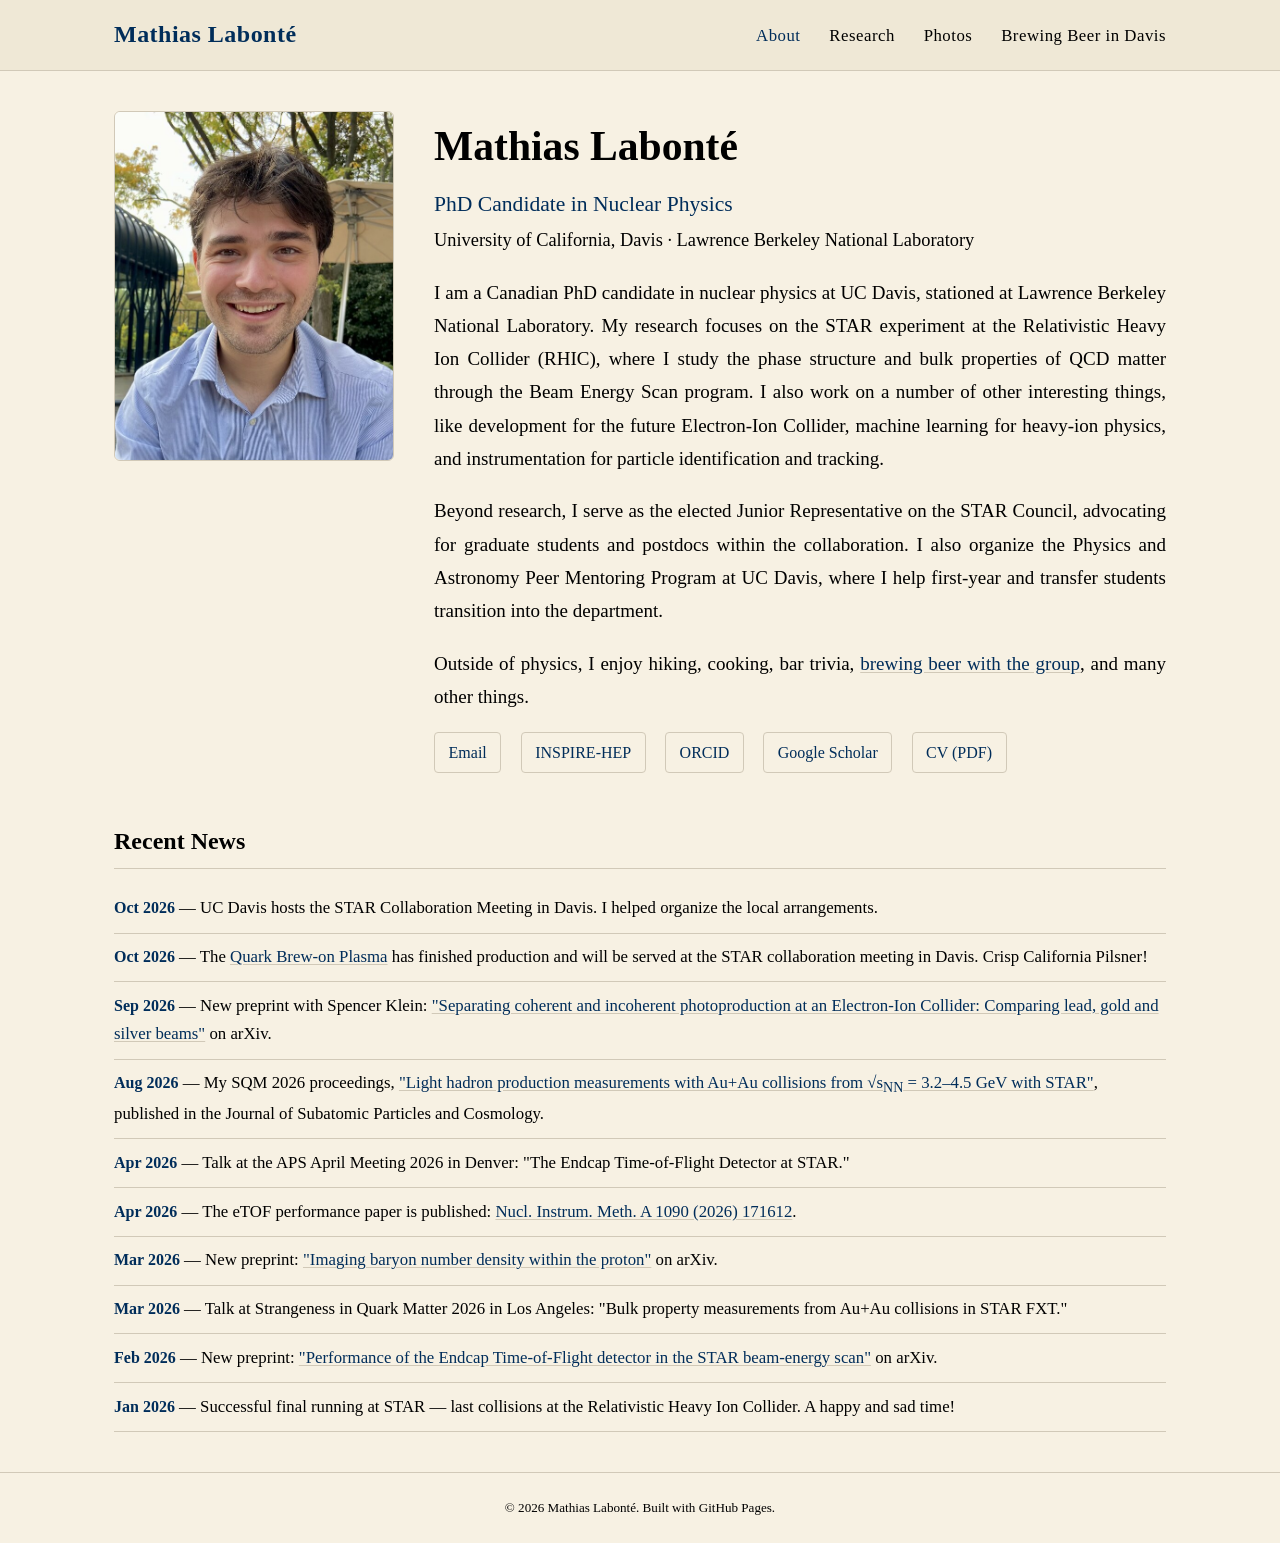
<file: index.html>
<!DOCTYPE html>
<html lang="en">
<head>
    <meta charset="UTF-8">
    <meta name="viewport" content="width=device-width, initial-scale=1.0">
    <title>Mathias Labonté — High Energy Nuclear Physics</title>
    <meta name="description" content="Mathias Labonté is a PhD candidate in nuclear physics at UC Davis and Lawrence Berkeley National Laboratory, working on the STAR experiment at RHIC, proton structure, and the Electron-Ion Collider.">
    <meta name="author" content="Mathias Labonté">
    <meta name="theme-color" content="#f7f1e3">
    <meta property="og:type" content="website">
    <meta property="og:title" content="Mathias Labonté — High Energy Nuclear Physics">
    <meta property="og:description" content="PhD candidate in nuclear physics at UC Davis / Berkeley Lab, working on the STAR experiment at RHIC, proton structure, and the Electron-Ion Collider.">
    <link rel="canonical" href="https://mlabonte-physics.github.io/">
    <meta property="og:url" content="https://mlabonte-physics.github.io/">
    <meta property="og:image" content="https://mlabonte-physics.github.io/images/profile_web.jpg">
    <script type="application/ld+json">
{
  "@context": "https://schema.org",
  "@type": "Person",
  "name": "Mathias Labonté",
  "alternateName": "Mathias Labonte",
  "url": "https://mlabonte-physics.github.io/",
  "image": "https://mlabonte-physics.github.io/images/profile_web.jpg",
  "jobTitle": "PhD Candidate in Nuclear Physics",
  "affiliation": [
    {
      "@type": "CollegeOrUniversity",
      "name": "University of California, Davis"
    },
    {
      "@type": "Organization",
      "name": "Lawrence Berkeley National Laboratory"
    }
  ],
  "alumniOf": [
    {
      "@type": "CollegeOrUniversity",
      "name": "University of British Columbia"
    },
    {
      "@type": "CollegeOrUniversity",
      "name": "University of Copenhagen"
    }
  ],
  "knowsAbout": [
    "Nuclear physics",
    "Heavy-ion collisions",
    "STAR experiment",
    "Electron-Ion Collider",
    "Proton structure"
  ],
  "sameAs": [
    "https://orcid.org/0009-0001-1381-6880",
    "https://scholar.google.com/citations?user=KGaSYT0AAAAJ",
    "https://inspirehep.net/authors/3132270",
    "https://github.com/mlabonte-physics"
  ]
}
    </script>
    <link rel="icon" href="favicon.svg" type="image/svg+xml">
    <link rel="stylesheet" href="style.css">
</head>
<body>
    <nav>
        <div class="nav-container">
            <a href="index.html" class="nav-name">Mathias Labonté</a>
            <button class="nav-toggle" aria-label="Toggle navigation" aria-expanded="false">&#9776;</button>
            <ul class="nav-links">
                <li><a href="index.html" class="active">About</a></li>
                <li><a href="research.html">Research</a></li>
                <li><a href="photos.html">Photos</a></li>
                <li><a href="brewing.html">Brewing Beer in Davis</a></li>
            </ul>
        </div>
    </nav>

    <main>
        <section class="hero">
            <div class="hero-content">
                <div class="hero-photo">
                    <img src="images/profile_web.jpg" alt="Mathias Labonté" class="profile-photo" width="280" height="350">
                </div>
                <div class="hero-text">
                    <h1>Mathias Labonté</h1>
                    <p class="subtitle">PhD Candidate in Nuclear Physics</p>
                    <p class="affiliation">University of California, Davis &middot; Lawrence Berkeley National Laboratory</p>
                    <p class="bio">
                        I am a Canadian PhD candidate in nuclear physics at UC Davis, stationed at Lawrence Berkeley National Laboratory.
                        My research focuses on the STAR experiment at the Relativistic Heavy Ion Collider (RHIC),
                        where I study the phase structure and bulk properties of QCD matter through the Beam Energy Scan program.
                        I also work on a number of other interesting things, like development for the future Electron-Ion Collider,
                        machine learning for heavy-ion physics, and instrumentation for particle identification and tracking.
                    </p>
                    <p class="bio">
                        Beyond research, I serve as the elected Junior Representative on the STAR Council,
                        advocating for graduate students and postdocs within the collaboration.
                        I also organize the Physics and Astronomy Peer Mentoring Program at UC Davis,
                        where I help first-year and transfer students transition into the department.
                    </p>
                    <p class="bio">
                        Outside of physics, I enjoy hiking, cooking, bar trivia, <a href="brewing.html">brewing beer with the group</a>, and many other things.
                    </p>
                    <div class="contact-links">
                        <a href="mailto:mlabonte@ucdavis.edu">Email</a>
                        <a href="https://inspirehep.net/authors/3132270" target="_blank" rel="noopener">INSPIRE-HEP</a>
                        <a href="https://orcid.org/0009-0001-1381-6880" target="_blank" rel="noopener">ORCID</a>
                        <a href="https://scholar.google.com/citations?user=KGaSYT0AAAAJ" target="_blank" rel="noopener">Google Scholar</a>
                        <a href="files/Mathias_Labonte_CV.pdf" target="_blank" rel="noopener">CV (PDF)</a>
                    </div>
                </div>
            </div>
        </section>

        <section class="recent-news">
            <h2>Recent News</h2>
            <ul class="news-list">
                <li><span class="news-date">Oct 2026</span> — UC Davis hosts the STAR Collaboration Meeting in Davis. I helped organize the local arrangements.</li>
                <li><span class="news-date">Oct 2026</span> — The <a href="brewing.html">Quark Brew-on Plasma</a> has finished production and will be served at the STAR collaboration meeting in Davis. Crisp California Pilsner!</li>
                <li><span class="news-date">Sep 2026</span> — New preprint with Spencer Klein: <a href="https://arxiv.org/abs/2609.30168" target="_blank" rel="noopener">"Separating coherent and incoherent photoproduction at an Electron-Ion Collider: Comparing lead, gold and silver beams"</a> on arXiv.</li>
                <li><span class="news-date">Aug 2026</span> — My SQM 2026 proceedings, <a href="https://doi.org/10.1016/j.jspc.2026.100484" target="_blank" rel="noopener">"Light hadron production measurements with Au+Au collisions from &radic;s<sub>NN</sub> = 3.2–4.5 GeV with STAR"</a>, published in the Journal of Subatomic Particles and Cosmology.</li>
                <li><span class="news-date">Apr 2026</span> — Talk at the APS April Meeting 2026 in Denver: "The Endcap Time-of-Flight Detector at STAR."</li>
                <li><span class="news-date">Apr 2026</span> — The eTOF performance paper is published: <a href="https://doi.org/10.1016/j.nima.2026.171612" target="_blank" rel="noopener">Nucl. Instrum. Meth. A 1090 (2026) 171612</a>.</li>
                <li><span class="news-date">Mar 2026</span> — New preprint: <a href="https://arxiv.org/abs/2603.03730" target="_blank" rel="noopener">"Imaging baryon number density within the proton"</a> on arXiv.</li>
                <li><span class="news-date">Mar 2026</span> — Talk at Strangeness in Quark Matter 2026 in Los Angeles: "Bulk property measurements from Au+Au collisions in STAR FXT."</li>
                <li><span class="news-date">Feb 2026</span> — New preprint: <a href="https://arxiv.org/abs/2602.16828" target="_blank" rel="noopener">"Performance of the Endcap Time-of-Flight detector in the STAR beam-energy scan"</a> on arXiv.</li>
                <li><span class="news-date">Jan 2026</span> — Successful final running at STAR — last collisions at the Relativistic Heavy Ion Collider. A happy and sad time!</li>
            </ul>
        </section>
    </main>

    <footer>
        <p>&copy; 2026 Mathias Labonté. Built with GitHub Pages.</p>
    </footer>

    <script src="script.js"></script>
</body>
</html>
</file>
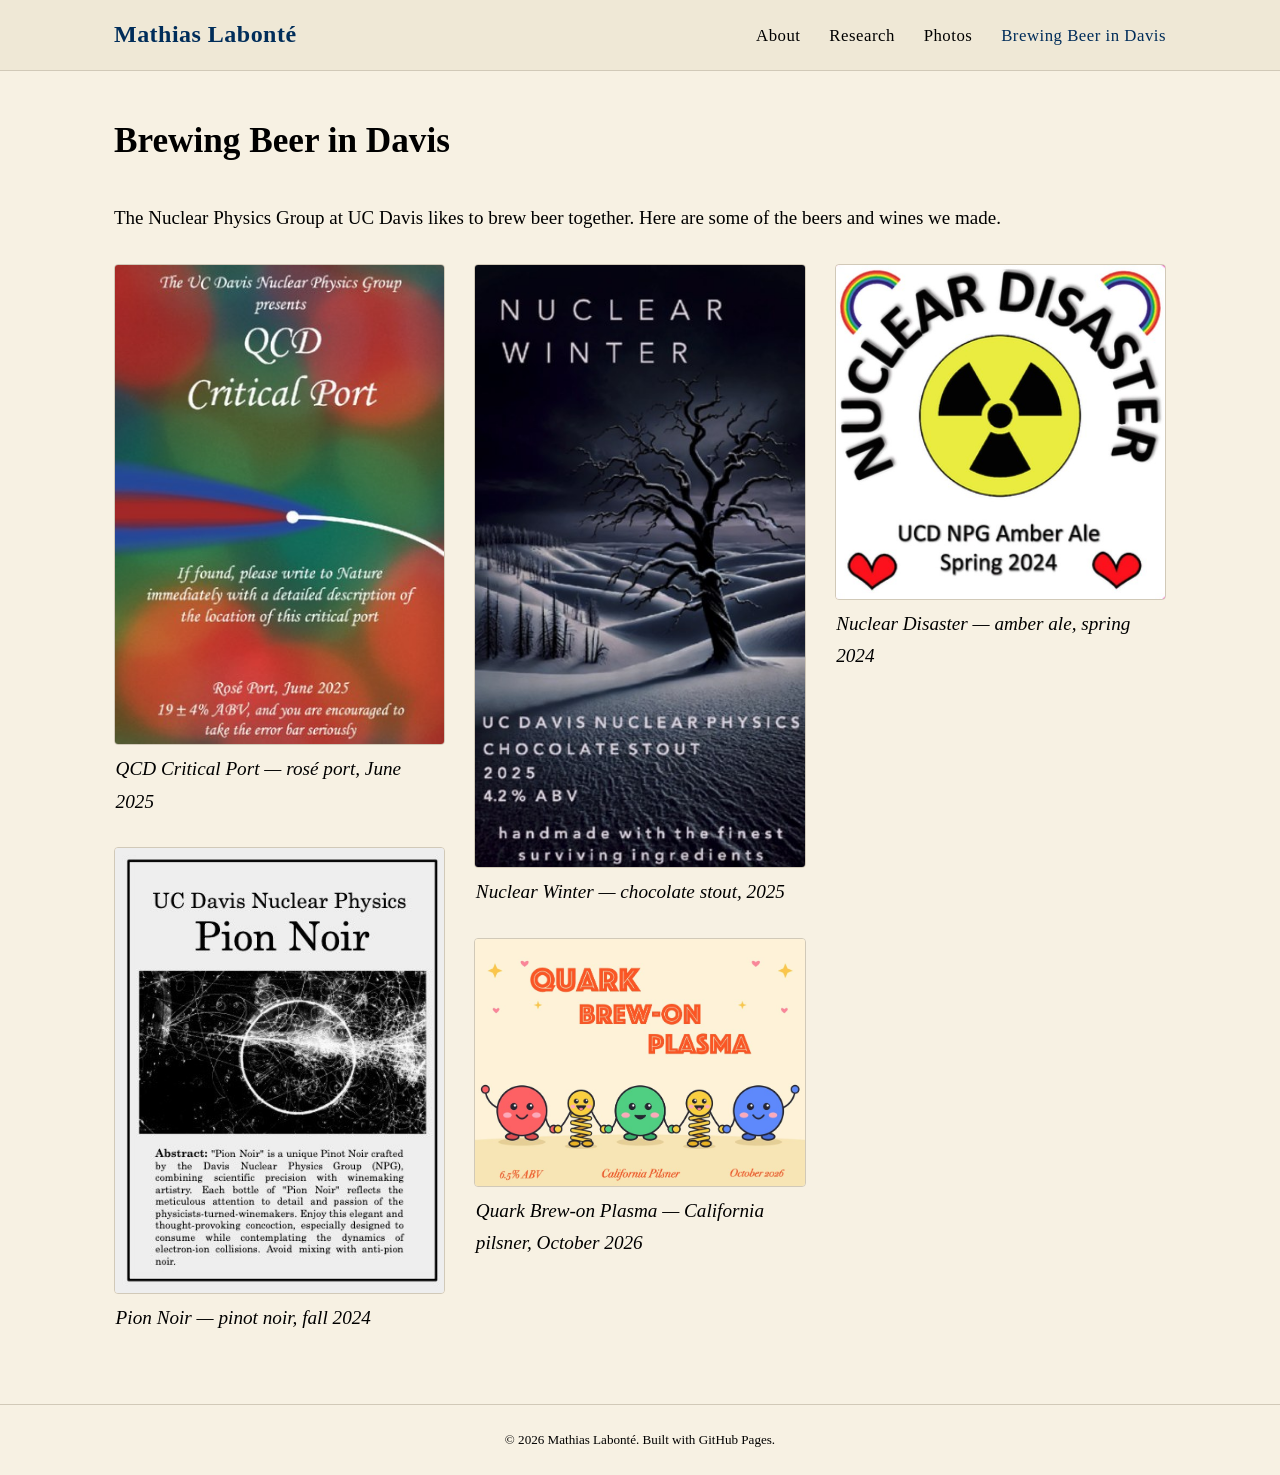
<file: brewing.html>
<!DOCTYPE html>
<html lang="en">
<head>
    <meta charset="UTF-8">
    <meta name="viewport" content="width=device-width, initial-scale=1.0">
    <title>Brewing Beer in Davis — Mathias Labonté</title>
    <meta name="description" content="Beers and wines brewed by the UC Davis Nuclear Physics Group.">
    <meta name="author" content="Mathias Labonté">
    <meta name="theme-color" content="#f7f1e3">
    <meta property="og:type" content="website">
    <meta property="og:title" content="Brewing Beer in Davis — Mathias Labonté">
    <meta property="og:description" content="Beers and wines brewed by the UC Davis Nuclear Physics Group.">
    <link rel="canonical" href="https://mlabonte-physics.github.io/brewing.html">
    <meta property="og:url" content="https://mlabonte-physics.github.io/brewing.html">
    <meta property="og:image" content="https://mlabonte-physics.github.io/images/profile_web.jpg">
    <link rel="icon" href="favicon.svg" type="image/svg+xml">
    <link rel="stylesheet" href="style.css">
</head>
<body>
    <nav>
        <div class="nav-container">
            <a href="index.html" class="nav-name">Mathias Labonté</a>
            <button class="nav-toggle" aria-label="Toggle navigation" aria-expanded="false">&#9776;</button>
            <ul class="nav-links">
                <li><a href="index.html">About</a></li>
                <li><a href="research.html">Research</a></li>
                <li><a href="photos.html">Photos</a></li>
                <li><a href="brewing.html" class="active">Brewing Beer in Davis</a></li>
            </ul>
        </div>
    </nav>

    <main>
        <section class="page-header">
            <h1>Brewing Beer in Davis</h1>
        </section>

        <section class="gallery">
            <p class="brew-intro">The Nuclear Physics Group at UC Davis likes to brew beer together. Here are some of the beers and wines we made.</p>
            <div class="gallery-grid label-grid">
                <div class="gallery-item">
                    <a href="images/brewing/critical-port.jpg" class="lightbox"><img src="images/brewing/critical-port.jpg" width="367" height="534" loading="lazy" alt="QCD Critical Port — rosé port, June 2025 label"></a>
                    <p class="gallery-caption">QCD Critical Port — rosé port, June 2025</p>
                </div>
                <div class="gallery-item">
                    <a href="images/brewing/pion-noir.jpg" class="lightbox"><img src="images/brewing/pion-noir.jpg" width="373" height="504" loading="lazy" alt="Pion Noir — pinot noir, fall 2024 label"></a>
                    <p class="gallery-caption">Pion Noir — pinot noir, fall 2024</p>
                </div>
                <div class="gallery-item">
                    <a href="images/brewing/nuclear-winter.jpg" class="lightbox"><img src="images/brewing/nuclear-winter.jpg" width="388" height="710" loading="lazy" alt="Nuclear Winter — chocolate stout, 2025 label"></a>
                    <p class="gallery-caption">Nuclear Winter — chocolate stout, 2025</p>
                </div>
                <div class="gallery-item">
                    <a href="images/brewing/quark-brew-on-plasma.jpg" class="lightbox"><img src="images/brewing/quark-brew-on-plasma.jpg" width="875" height="656" loading="lazy" alt="Quark Brew-on Plasma — California pilsner, October 2026 label"></a>
                    <p class="gallery-caption">Quark Brew-on Plasma — California pilsner, October 2026</p>
                </div>
                <div class="gallery-item">
                    <a href="images/brewing/nuclear-disaster.jpg" class="lightbox"><img src="images/brewing/nuclear-disaster.jpg" width="610" height="619" loading="lazy" alt="Nuclear Disaster — amber ale, spring 2024 label"></a>
                    <p class="gallery-caption">Nuclear Disaster — amber ale, spring 2024</p>
                </div>
            </div>
        </section>
    </main>

    <footer>
        <p>&copy; 2026 Mathias Labonté. Built with GitHub Pages.</p>
    </footer>

    <script src="script.js"></script>
</body>
</html>
</file>
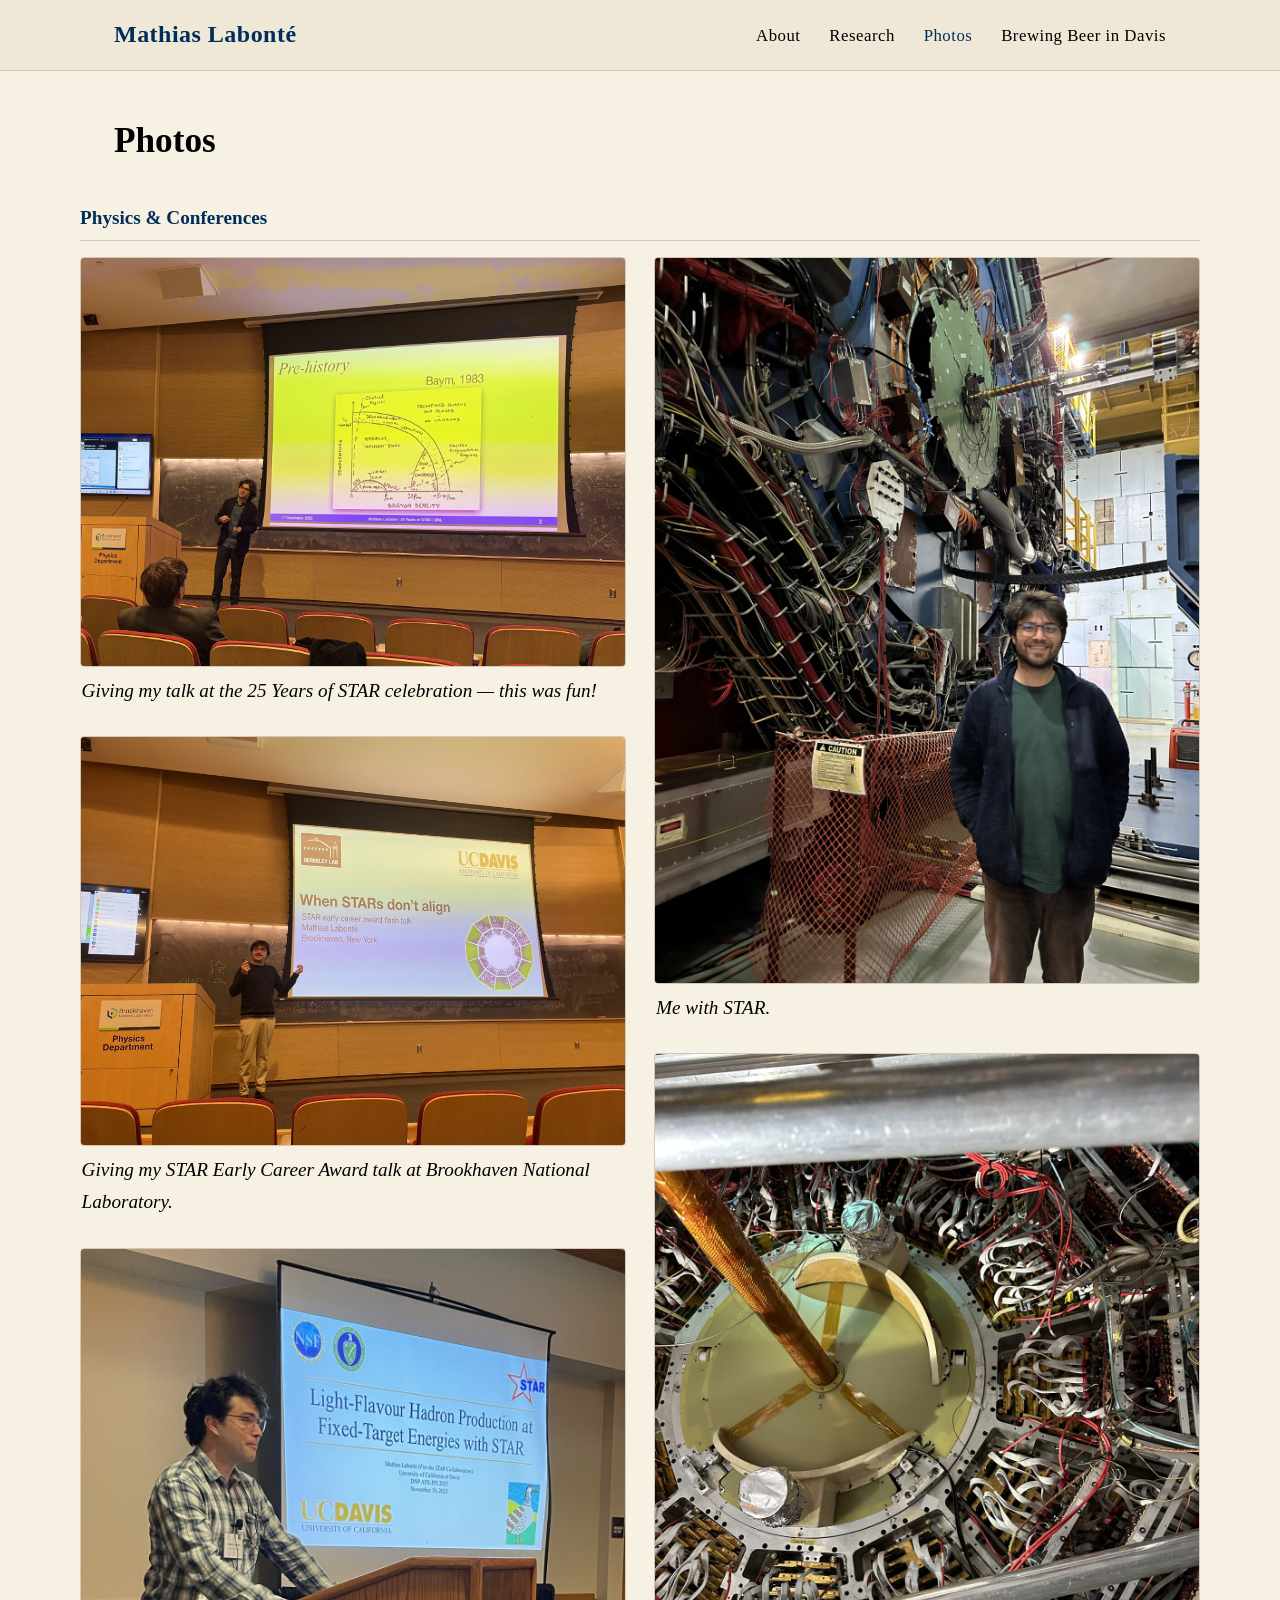
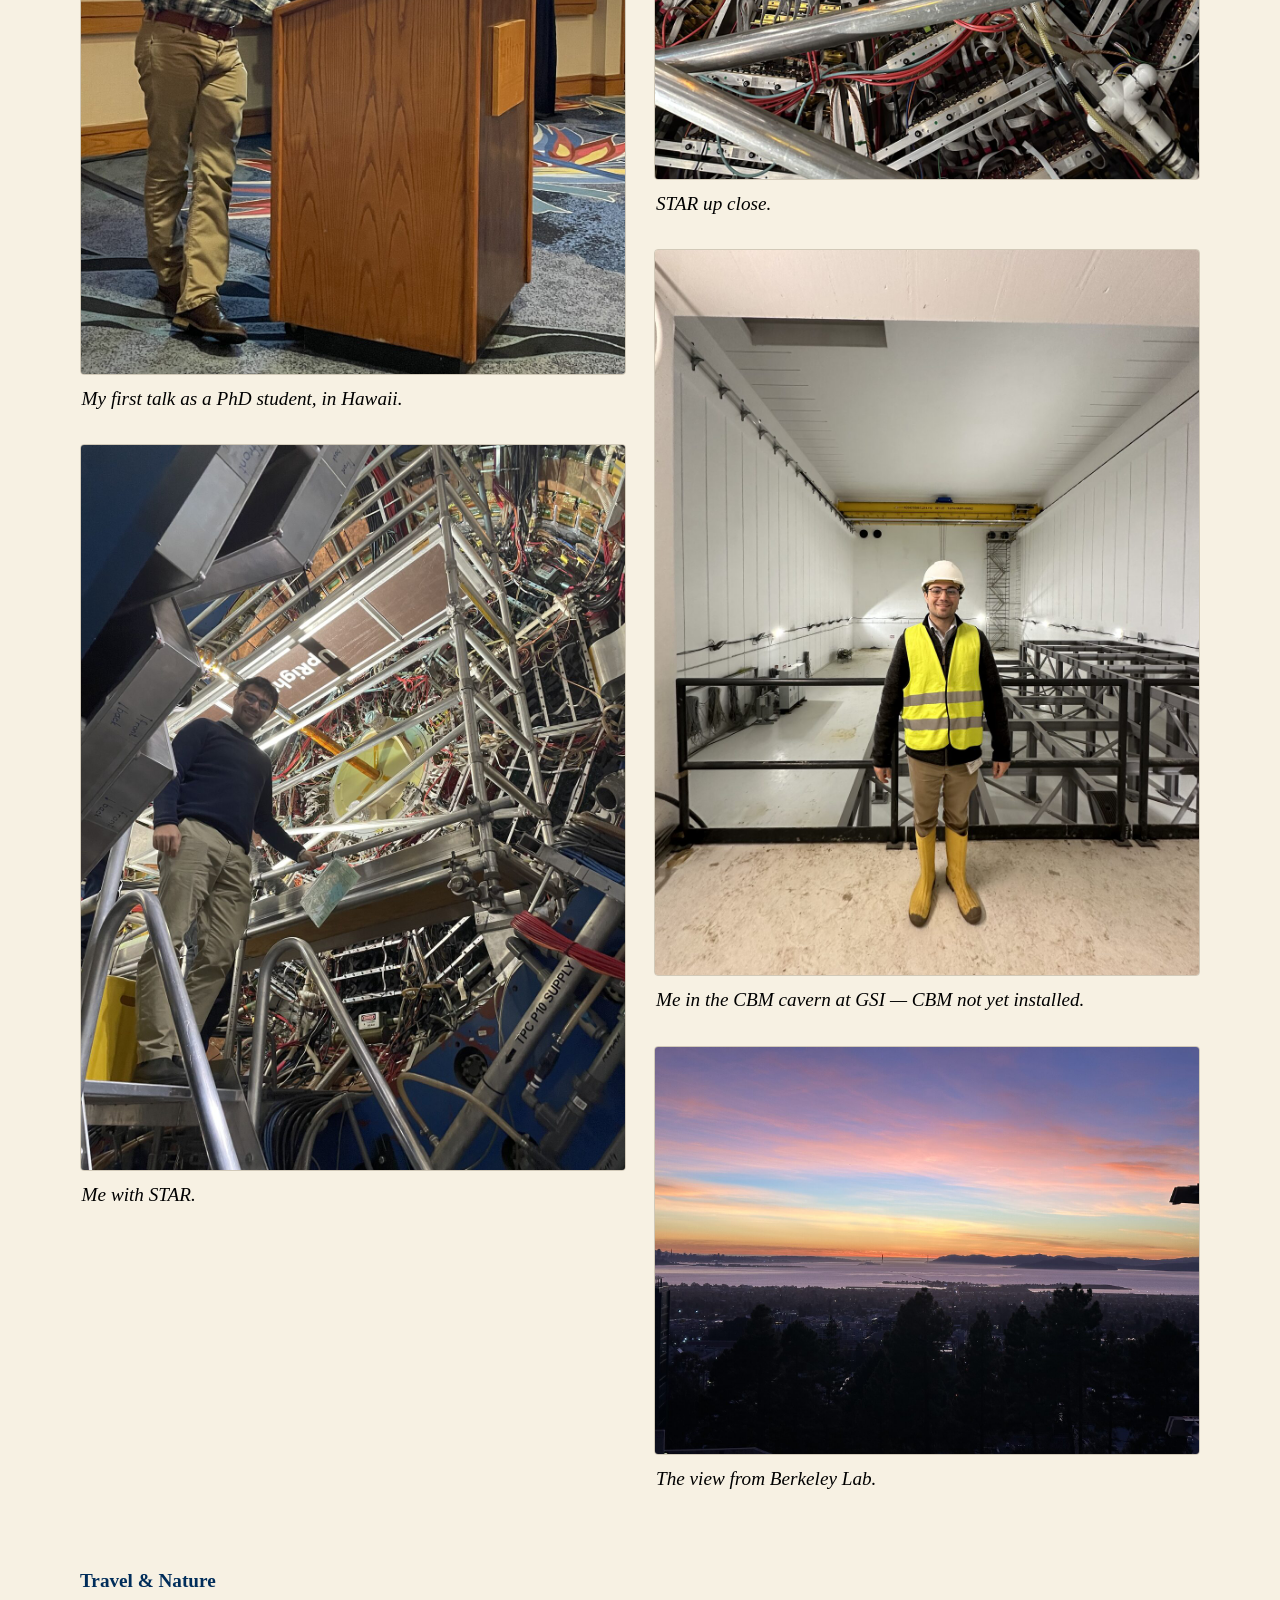
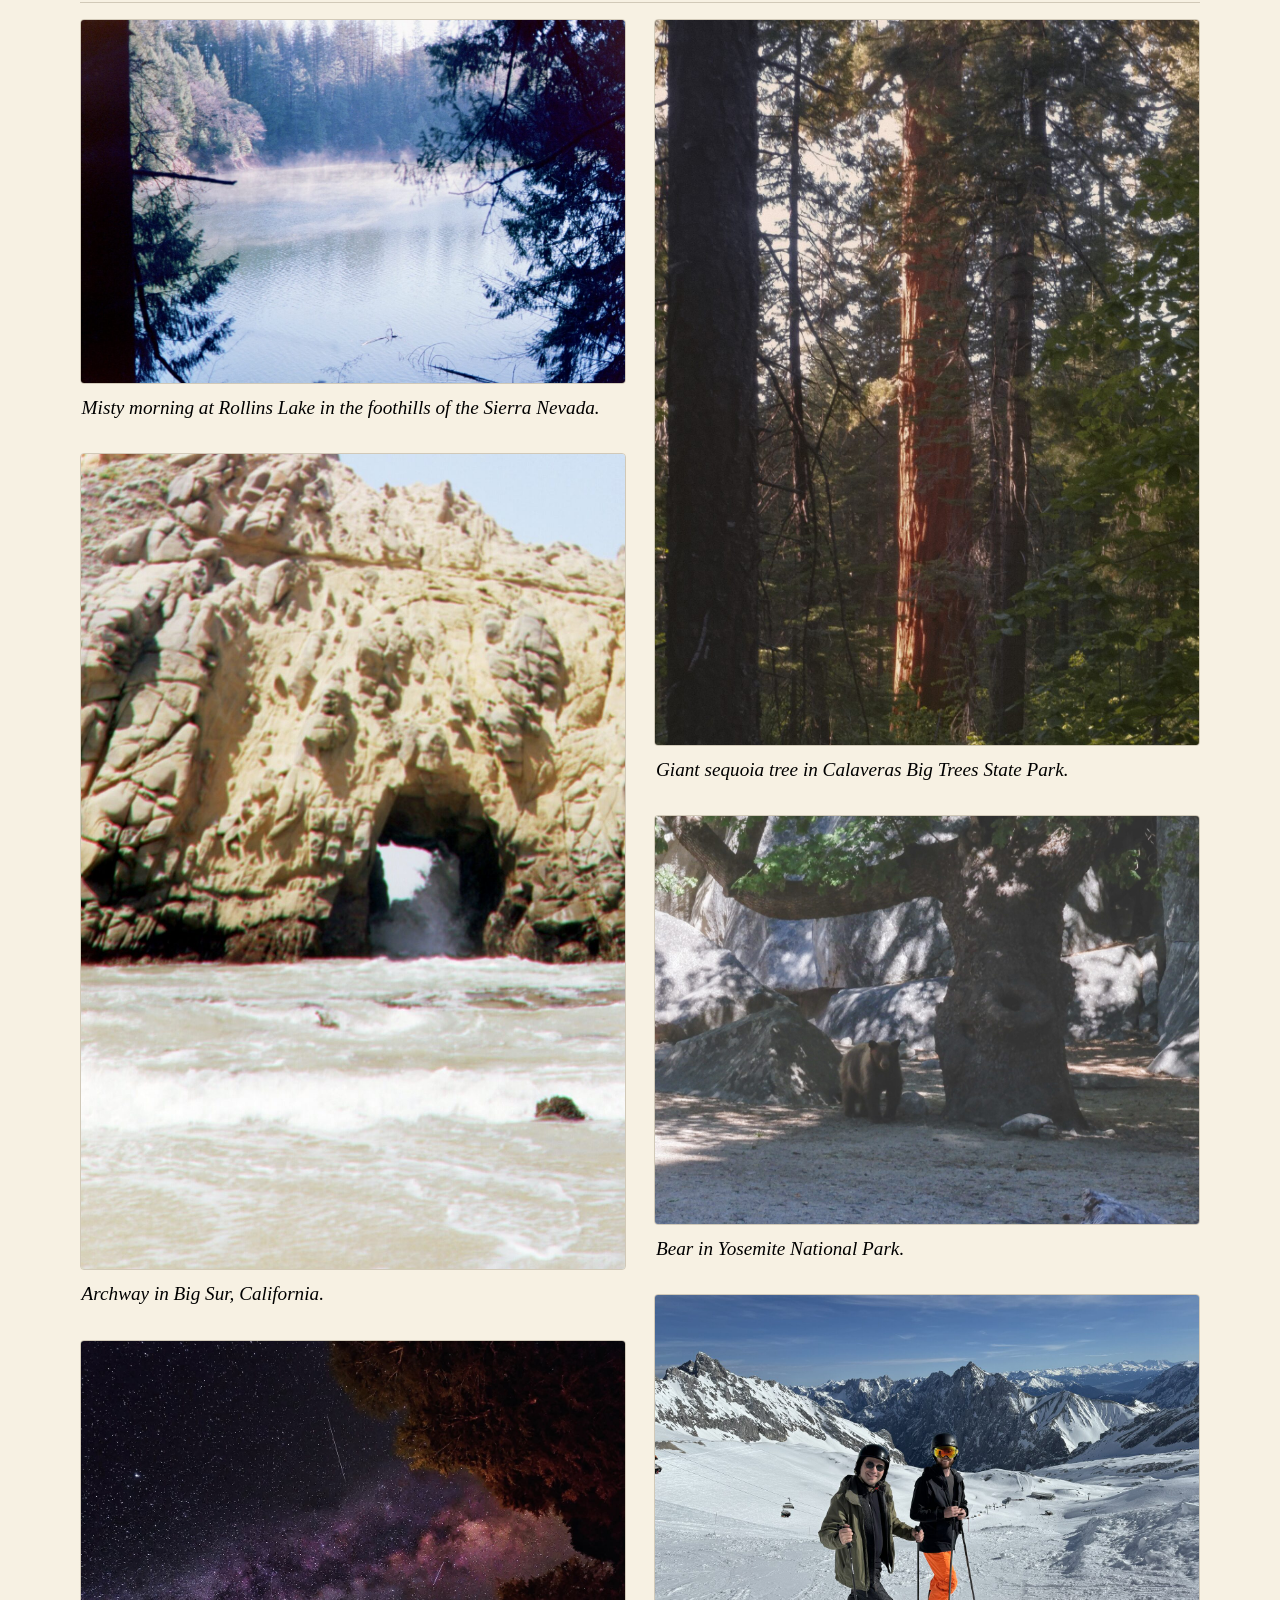
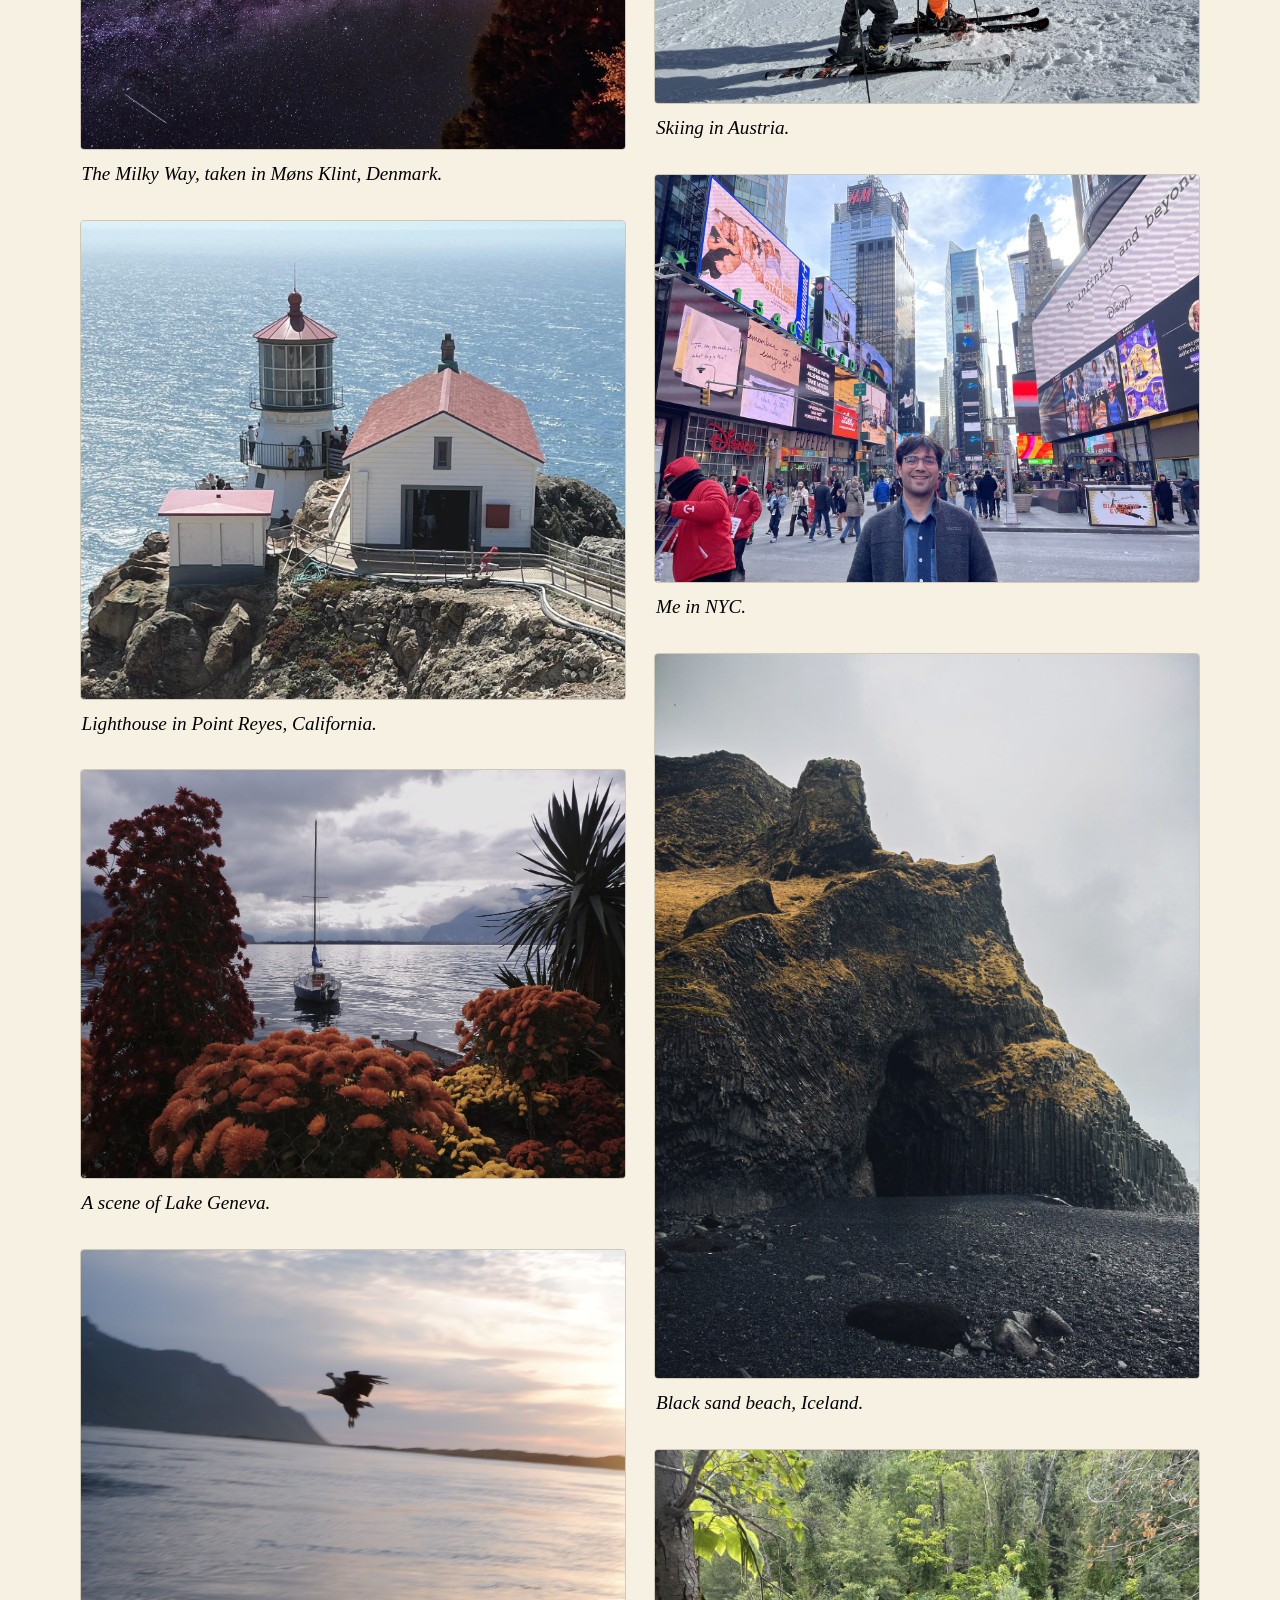
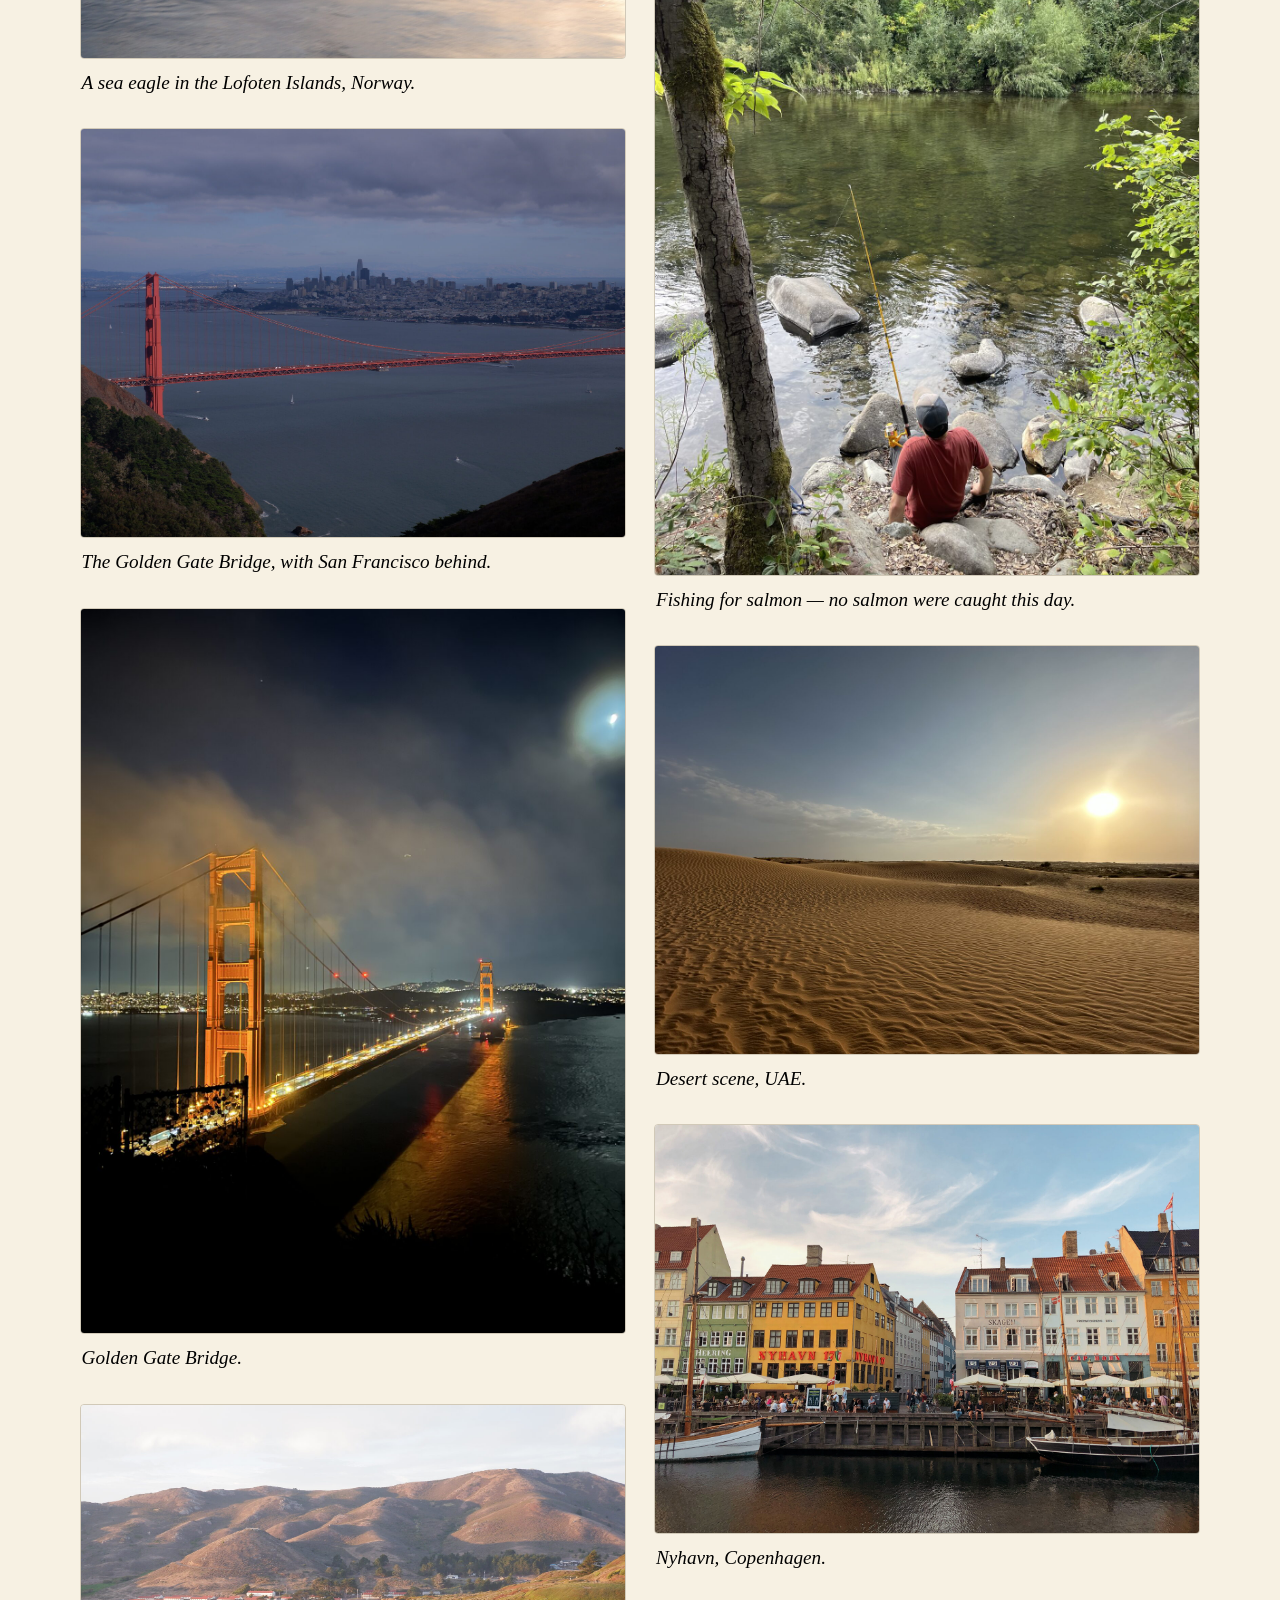
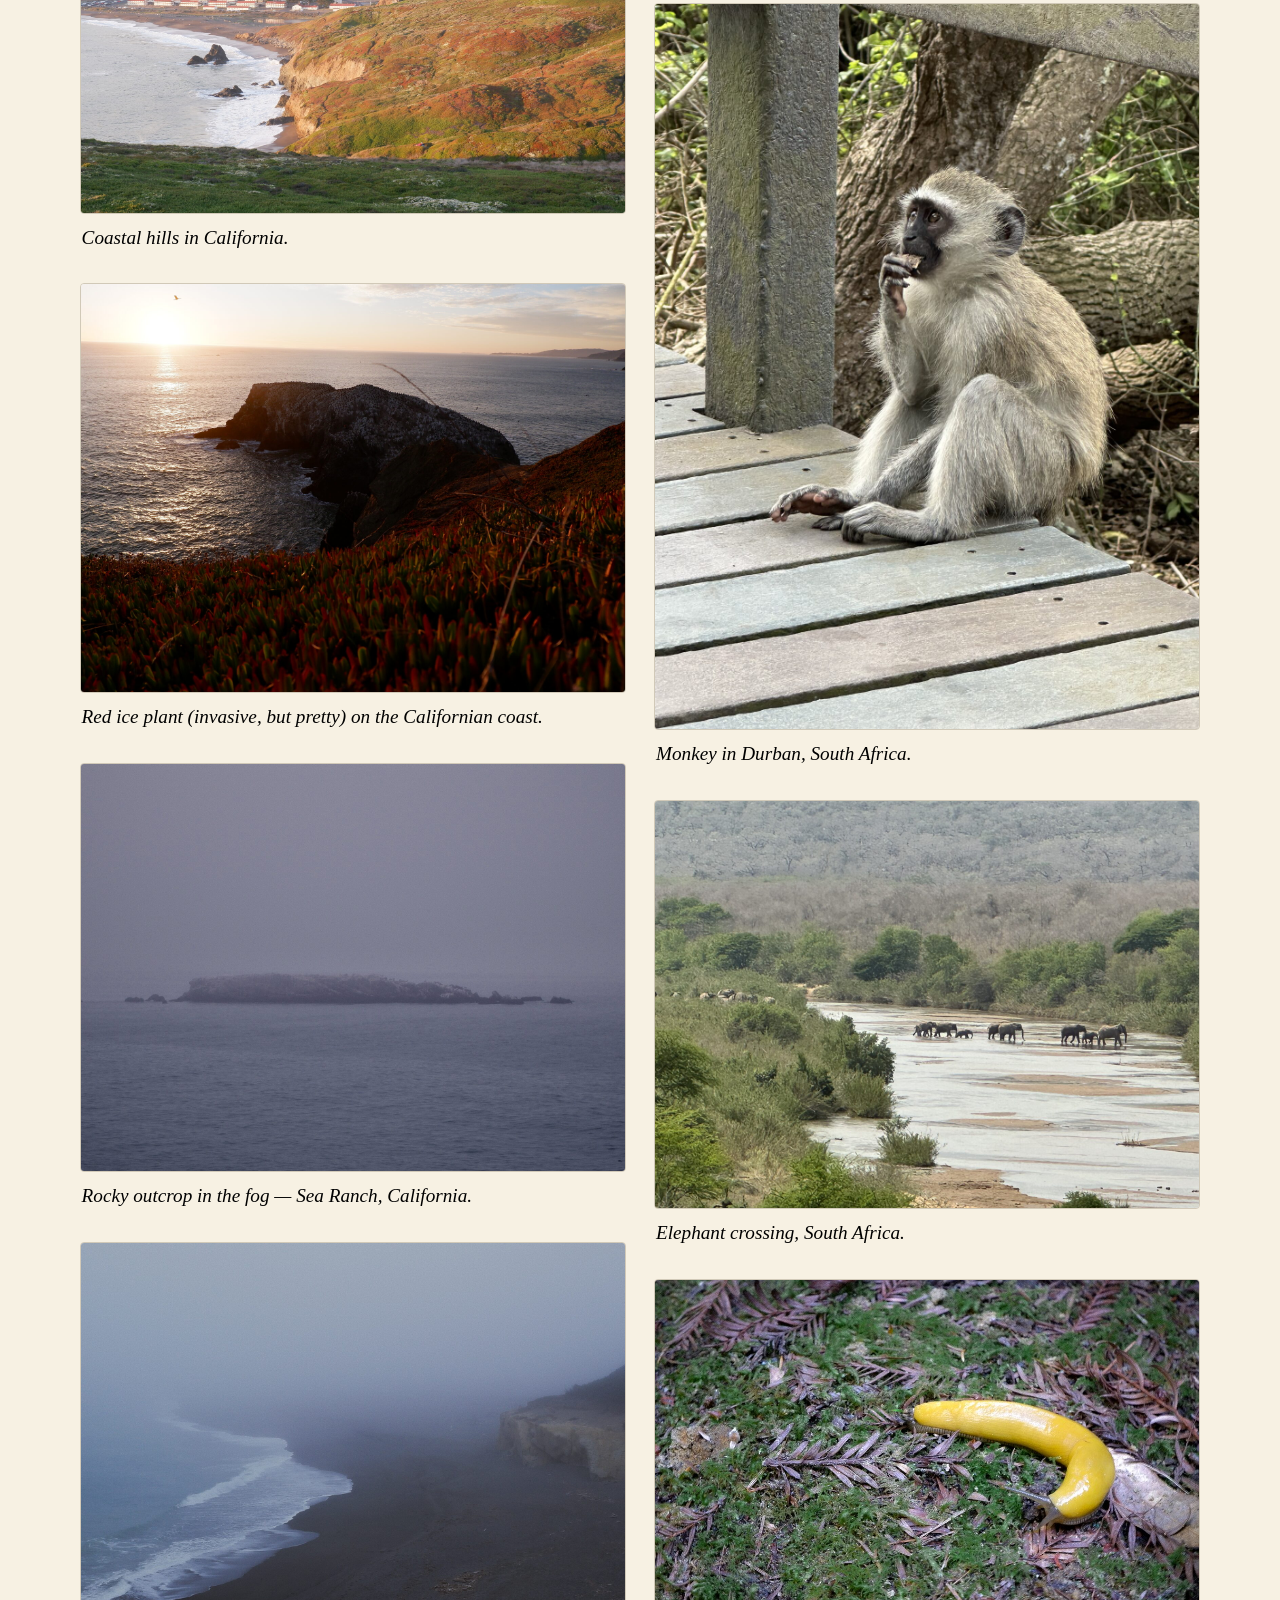
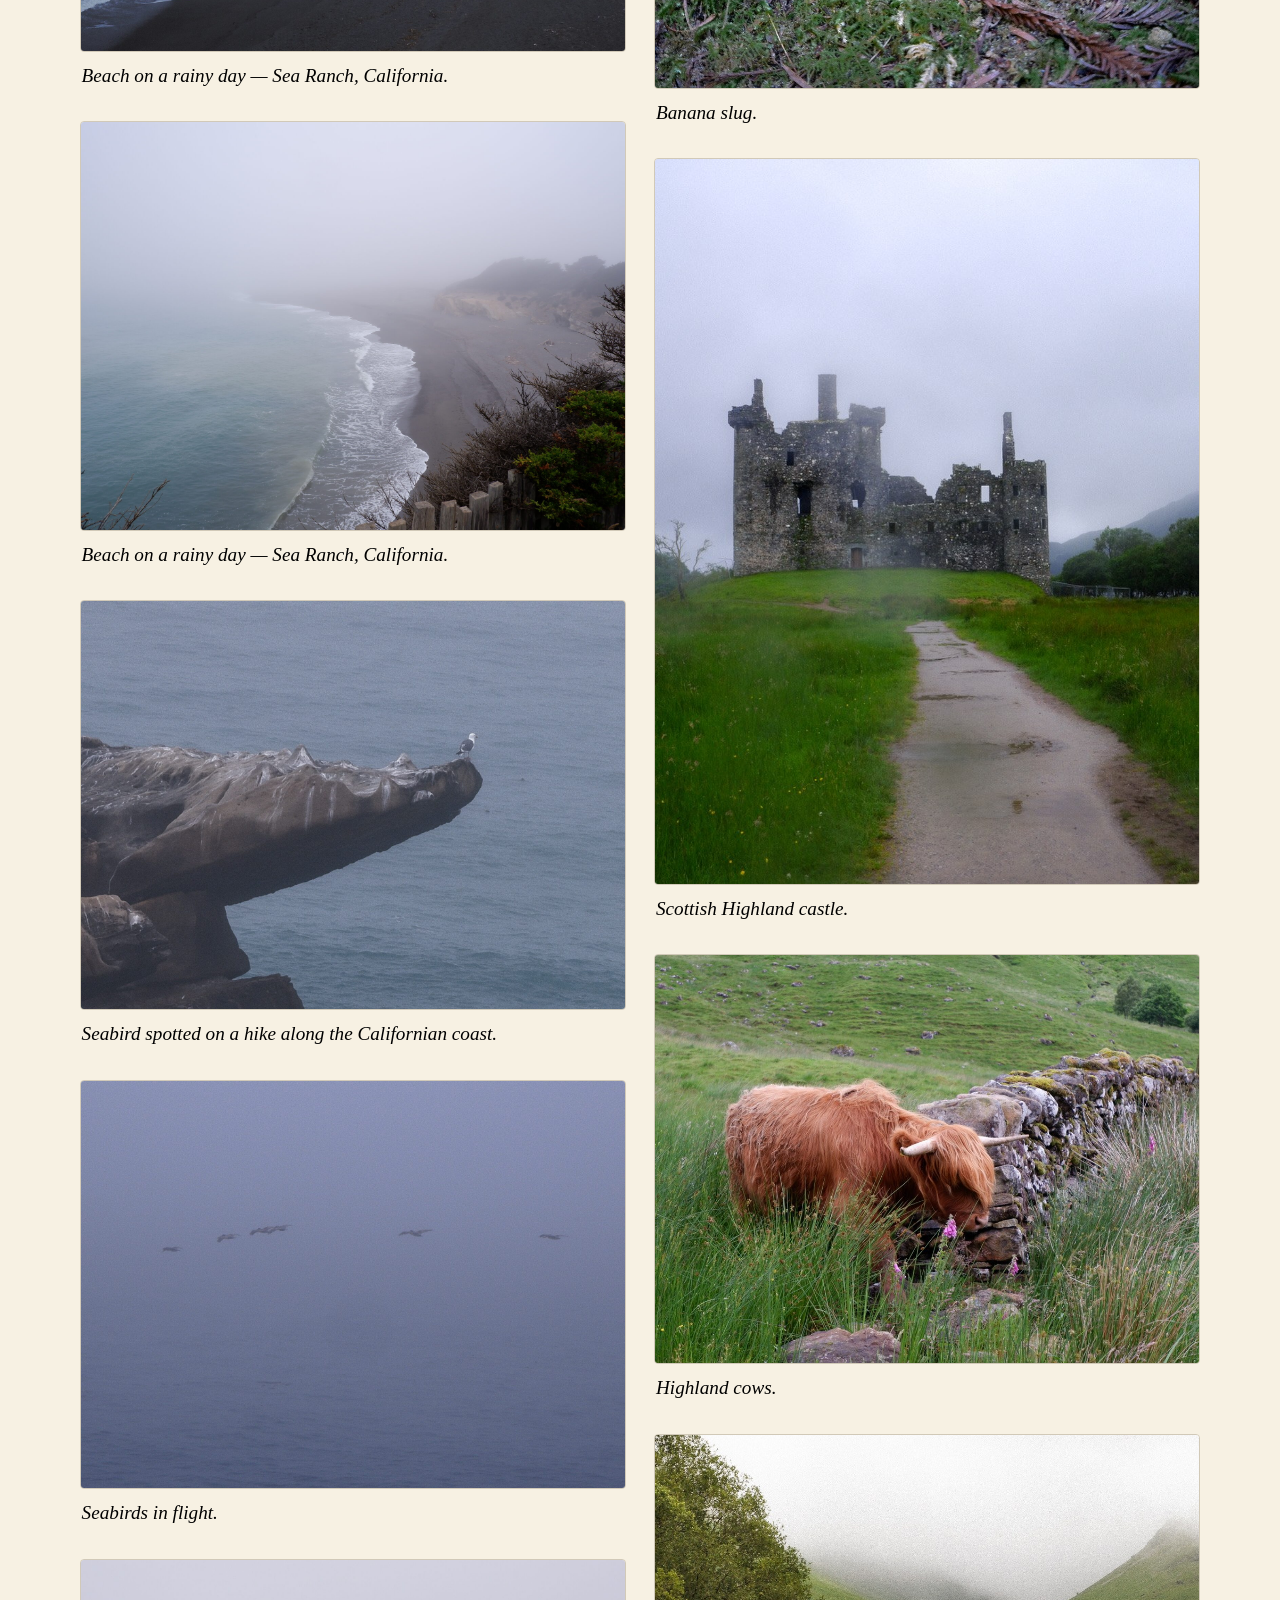
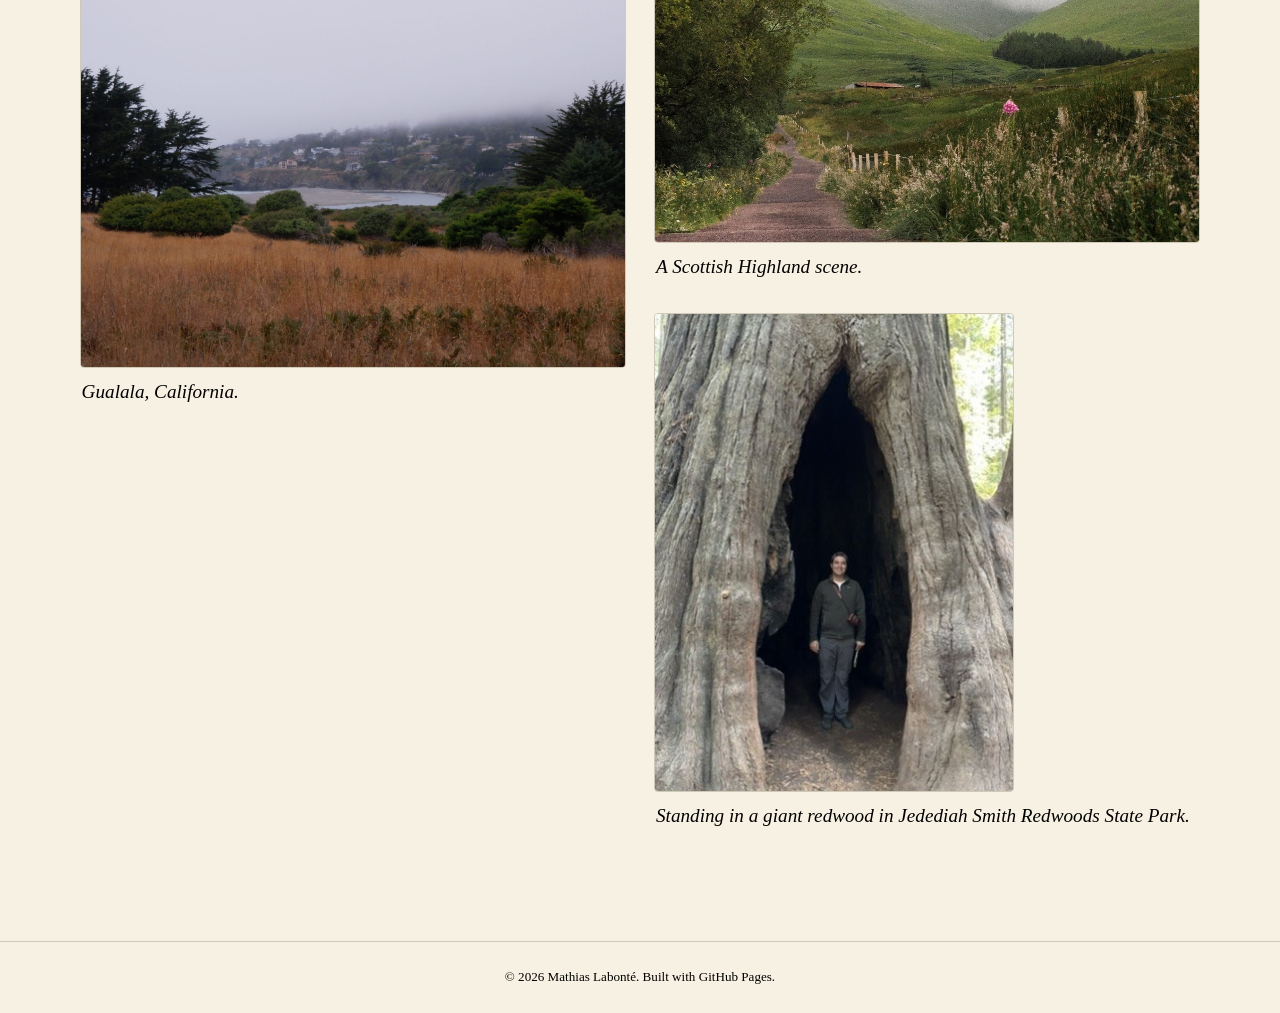
<file: photos.html>
<!DOCTYPE html>
<html lang="en">
<head>
    <meta charset="UTF-8">
    <meta name="viewport" content="width=device-width, initial-scale=1.0">
    <title>Photos — Mathias Labonté</title>
    <meta name="description" content="Photos from physics conferences, the STAR detector, and travels — by Mathias Labonté.">
    <meta name="author" content="Mathias Labonté">
    <meta name="theme-color" content="#f7f1e3">
    <meta property="og:type" content="website">
    <meta property="og:title" content="Photos — Mathias Labonté">
    <meta property="og:description" content="Physics, conferences, travel, and nature.">
    <link rel="canonical" href="https://mlabonte-physics.github.io/photos.html">
    <meta property="og:url" content="https://mlabonte-physics.github.io/photos.html">
    <meta property="og:image" content="https://mlabonte-physics.github.io/images/profile_web.jpg">
    <link rel="icon" href="favicon.svg" type="image/svg+xml">
    <link rel="stylesheet" href="style.css">
</head>
<body>
    <nav>
        <div class="nav-container">
            <a href="index.html" class="nav-name">Mathias Labonté</a>
            <button class="nav-toggle" aria-label="Toggle navigation" aria-expanded="false">&#9776;</button>
            <ul class="nav-links">
                <li><a href="index.html">About</a></li>
                <li><a href="research.html">Research</a></li>
                <li><a href="photos.html" class="active">Photos</a></li>
                <li><a href="brewing.html">Brewing Beer in Davis</a></li>
            </ul>
        </div>
    </nav>

    <main>
        <section class="page-header">
            <h1>Photos</h1>
        </section>

        <section class="gallery gallery-wide">
            <div class="gallery-category">
                <h2>Physics &amp; Conferences</h2>
                <div class="gallery-grid">
                    <div class="gallery-item">
                        <a href="images/photos/img_3548.jpg" class="lightbox"><img src="images/photos/img_3548.jpg" width="1600" height="1200" loading="lazy" alt="Giving my talk at the 25 Years of STAR celebration"></a>
                        <p class="gallery-caption">Giving my talk at the 25 Years of STAR celebration — this was fun!</p>
                    </div>
                    <div class="gallery-item">
                        <a href="images/photos/early-career-talk.jpg" class="lightbox"><img src="images/photos/early-career-talk.jpg" width="1024" height="768" loading="lazy" alt="Giving my STAR Early Career Award talk at Brookhaven National Laboratory"></a>
                        <p class="gallery-caption">Giving my STAR Early Career Award talk at Brookhaven National Laboratory.</p>
                    </div>
                    <div class="gallery-item">
                        <a href="images/photos/img_9312.jpg" class="lightbox"><img src="images/photos/img_9312.jpg" width="1200" height="1600" loading="lazy" alt="First talk as a PhD student, in Hawaii"></a>
                        <p class="gallery-caption">My first talk as a PhD student, in Hawaii.</p>
                    </div>
                    <div class="gallery-item">
                        <a href="images/photos/img_2484.jpg" class="lightbox"><img src="images/photos/img_2484.jpg" width="1200" height="1600" loading="lazy" alt="Me with STAR"></a>
                        <p class="gallery-caption">Me with STAR.</p>
                    </div>
                    <div class="gallery-item">
                        <a href="images/photos/img_2642.jpg" class="lightbox"><img src="images/photos/img_2642.jpg" width="1200" height="1600" loading="lazy" alt="Me with STAR"></a>
                        <p class="gallery-caption">Me with STAR.</p>
                    </div>
                    <div class="gallery-item">
                        <a href="images/photos/img_3472.jpg" class="lightbox"><img src="images/photos/img_3472.jpg" width="1200" height="1600" loading="lazy" alt="STAR up close"></a>
                        <p class="gallery-caption">STAR up close.</p>
                    </div>
                    <div class="gallery-item">
                        <a href="images/photos/img_1382.jpg" class="lightbox"><img src="images/photos/img_1382.jpg" width="1200" height="1600" loading="lazy" alt="In the CBM cavern at GSI"></a>
                        <p class="gallery-caption">Me in the CBM cavern at GSI — CBM not yet installed.</p>
                    </div>
                    <div class="gallery-item">
                        <a href="images/photos/img_3352.jpg" class="lightbox"><img src="images/photos/img_3352.jpg" width="1600" height="1200" loading="lazy" alt="View from Berkeley Lab"></a>
                        <p class="gallery-caption">The view from Berkeley Lab.</p>
                    </div>
                </div>
            </div>

            <div class="gallery-category">
                <h2>Travel &amp; Nature</h2>
                <div class="gallery-grid">
                    <div class="gallery-item">
                        <a href="images/photos/lotus-lake.jpg" class="lightbox"><img src="images/photos/lotus-lake.jpg" width="1600" height="1067" loading="lazy" alt="Misty morning at Rollins Lake"></a>
                        <p class="gallery-caption">Misty morning at Rollins Lake in the foothills of the Sierra Nevada.</p>
                    </div>
                    <div class="gallery-item">
                        <a href="images/photos/big-sur-arch.jpg" class="lightbox"><img src="images/photos/big-sur-arch.jpg" width="1067" height="1600" loading="lazy" alt="Archway in Big Sur"></a>
                        <p class="gallery-caption">Archway in Big Sur, California.</p>
                    </div>
                    <div class="gallery-item">
                        <a href="images/photos/milkyway-mons-klint.jpg" class="lightbox"><img src="images/photos/milkyway-mons-klint.jpg" width="1440" height="1083" loading="lazy" alt="The Milky Way over Møns Klint, Denmark"></a>
                        <p class="gallery-caption">The Milky Way, taken in Møns Klint, Denmark.</p>
                    </div>
                    <div class="gallery-item">
                        <a href="images/photos/point-reyes-lighthouse.jpg" class="lightbox"><img src="images/photos/point-reyes-lighthouse.jpg" width="1440" height="1266" loading="lazy" alt="Lighthouse in Point Reyes"></a>
                        <p class="gallery-caption">Lighthouse in Point Reyes, California.</p>
                    </div>
                    <div class="gallery-item">
                        <a href="images/photos/dscf1994.jpg" class="lightbox"><img src="images/photos/dscf1994.jpg" width="1600" height="1201" loading="lazy" alt="Lake Geneva"></a>
                        <p class="gallery-caption">A scene of Lake Geneva.</p>
                    </div>
                    <div class="gallery-item">
                        <a href="images/photos/dscf3145.jpg" class="lightbox"><img src="images/photos/dscf3145.jpg" width="1600" height="1201" loading="lazy" alt="Sea eagle in the Lofoten Islands"></a>
                        <p class="gallery-caption">A sea eagle in the Lofoten Islands, Norway.</p>
                    </div>
                    <div class="gallery-item">
                        <a href="images/photos/dscf3583.jpg" class="lightbox"><img src="images/photos/dscf3583.jpg" width="1600" height="1201" loading="lazy" alt="The Golden Gate Bridge with San Francisco behind"></a>
                        <p class="gallery-caption">The Golden Gate Bridge, with San Francisco behind.</p>
                    </div>
                    <div class="gallery-item">
                        <a href="images/photos/img_0716.jpg" class="lightbox"><img src="images/photos/img_0716.jpg" width="1200" height="1600" loading="lazy" alt="Golden Gate Bridge"></a>
                        <p class="gallery-caption">Golden Gate Bridge.</p>
                    </div>
                    <div class="gallery-item">
                        <a href="images/photos/dscf4021.jpg" class="lightbox"><img src="images/photos/dscf4021.jpg" width="1600" height="1201" loading="lazy" alt="Coastal hills in California"></a>
                        <p class="gallery-caption">Coastal hills in California.</p>
                    </div>
                    <div class="gallery-item">
                        <a href="images/photos/dscf4037.jpg" class="lightbox"><img src="images/photos/dscf4037.jpg" width="1600" height="1201" loading="lazy" alt="Red ice plant on the Californian coast"></a>
                        <p class="gallery-caption">Red ice plant (invasive, but pretty) on the Californian coast.</p>
                    </div>
                    <div class="gallery-item">
                        <a href="images/photos/dscf7058.jpg" class="lightbox"><img src="images/photos/dscf7058.jpg" width="1600" height="1200" loading="lazy" alt="Rocky outcrop in the fog at Sea Ranch"></a>
                        <p class="gallery-caption">Rocky outcrop in the fog — Sea Ranch, California.</p>
                    </div>
                    <div class="gallery-item">
                        <a href="images/photos/dscf7067.jpg" class="lightbox"><img src="images/photos/dscf7067.jpg" width="1600" height="1200" loading="lazy" alt="Beach on a rainy day at Sea Ranch"></a>
                        <p class="gallery-caption">Beach on a rainy day — Sea Ranch, California.</p>
                    </div>
                    <div class="gallery-item">
                        <a href="images/photos/dscf7072.jpg" class="lightbox"><img src="images/photos/dscf7072.jpg" width="1600" height="1201" loading="lazy" alt="Beach on a rainy day at Sea Ranch"></a>
                        <p class="gallery-caption">Beach on a rainy day — Sea Ranch, California.</p>
                    </div>
                    <div class="gallery-item">
                        <a href="images/photos/dscf7073.jpg" class="lightbox"><img src="images/photos/dscf7073.jpg" width="1600" height="1200" loading="lazy" alt="Seabird on the Californian coast"></a>
                        <p class="gallery-caption">Seabird spotted on a hike along the Californian coast.</p>
                    </div>
                    <div class="gallery-item">
                        <a href="images/photos/dscf7077.jpg" class="lightbox"><img src="images/photos/dscf7077.jpg" width="1600" height="1200" loading="lazy" alt="Seabirds in flight"></a>
                        <p class="gallery-caption">Seabirds in flight.</p>
                    </div>
                    <div class="gallery-item">
                        <a href="images/photos/dscf7098.jpg" class="lightbox"><img src="images/photos/dscf7098.jpg" width="1600" height="1200" loading="lazy" alt="Gualala, California"></a>
                        <p class="gallery-caption">Gualala, California.</p>
                    </div>
                    <div class="gallery-item">
                        <a href="images/photos/dscf7106.jpg" class="lightbox"><img src="images/photos/dscf7106.jpg" width="1200" height="1600" loading="lazy" alt="Giant sequoia tree in Calaveras Big Trees State Park"></a>
                        <p class="gallery-caption">Giant sequoia tree in Calaveras Big Trees State Park.</p>
                    </div>
                    <div class="gallery-item">
                        <a href="images/photos/dscf7116.jpg" class="lightbox"><img src="images/photos/dscf7116.jpg" width="1600" height="1200" loading="lazy" alt="Bear in Yosemite National Park"></a>
                        <p class="gallery-caption">Bear in Yosemite National Park.</p>
                    </div>
                    <div class="gallery-item">
                        <a href="images/photos/img_0118.jpg" class="lightbox"><img src="images/photos/img_0118.jpg" width="1600" height="1200" loading="lazy" alt="Skiing in Austria"></a>
                        <p class="gallery-caption">Skiing in Austria.</p>
                    </div>
                    <div class="gallery-item">
                        <a href="images/photos/img_0237.jpg" class="lightbox"><img src="images/photos/img_0237.jpg" width="1600" height="1200" loading="lazy" alt="Me in NYC"></a>
                        <p class="gallery-caption">Me in NYC.</p>
                    </div>
                    <div class="gallery-item">
                        <a href="images/photos/img_1678.jpg" class="lightbox"><img src="images/photos/img_1678.jpg" width="1200" height="1600" loading="lazy" alt="Black sand beach in Iceland"></a>
                        <p class="gallery-caption">Black sand beach, Iceland.</p>
                    </div>
                    <div class="gallery-item">
                        <a href="images/photos/img_2068.jpg" class="lightbox"><img src="images/photos/img_2068.jpg" width="1200" height="1600" loading="lazy" alt="Fishing for salmon"></a>
                        <p class="gallery-caption">Fishing for salmon — no salmon were caught this day.</p>
                    </div>
                    <div class="gallery-item">
                        <a href="images/photos/img_3230.jpg" class="lightbox"><img src="images/photos/img_3230.jpg" width="1600" height="1200" loading="lazy" alt="Desert scene in the UAE"></a>
                        <p class="gallery-caption">Desert scene, UAE.</p>
                    </div>
                    <div class="gallery-item">
                        <a href="images/photos/img_5904_polarr.jpg" class="lightbox"><img src="images/photos/img_5904_polarr.jpg" width="1600" height="1200" loading="lazy" alt="Nyhavn, Copenhagen"></a>
                        <p class="gallery-caption">Nyhavn, Copenhagen.</p>
                    </div>
                    <div class="gallery-item">
                        <a href="images/photos/img_8102.jpg" class="lightbox"><img src="images/photos/img_8102.jpg" width="1200" height="1600" loading="lazy" alt="Monkey in Durban, South Africa"></a>
                        <p class="gallery-caption">Monkey in Durban, South Africa.</p>
                    </div>
                    <div class="gallery-item">
                        <a href="images/photos/img_8736.jpg" class="lightbox"><img src="images/photos/img_8736.jpg" width="1600" height="1200" loading="lazy" alt="Elephant crossing in South Africa"></a>
                        <p class="gallery-caption">Elephant crossing, South Africa.</p>
                    </div>
                    <div class="gallery-item">
                        <a href="images/photos/banana-slug.jpg" class="lightbox"><img src="images/photos/banana-slug.jpg" width="1024" height="769" loading="lazy" alt="Banana slug"></a>
                        <p class="gallery-caption">Banana slug.</p>
                    </div>
                    <div class="gallery-item">
                        <a href="images/photos/highland-castle.jpg" class="lightbox"><img src="images/photos/highland-castle.jpg" width="767" height="1022" loading="lazy" alt="Scottish Highland castle"></a>
                        <p class="gallery-caption">Scottish Highland castle.</p>
                    </div>
                    <div class="gallery-item">
                        <a href="images/photos/highland-cow.jpg" class="lightbox"><img src="images/photos/highland-cow.jpg" width="1022" height="767" loading="lazy" alt="Highland cows"></a>
                        <p class="gallery-caption">Highland cows.</p>
                    </div>
                    <div class="gallery-item">
                        <a href="images/photos/highland-scene.jpg" class="lightbox"><img src="images/photos/highland-scene.jpg" width="1024" height="768" loading="lazy" alt="A Scottish Highland scene"></a>
                        <p class="gallery-caption">A Scottish Highland scene.</p>
                    </div>
                    <div class="gallery-item gallery-item-small">
                        <a href="images/photos/redwood-jedediah-smith.jpg" class="lightbox"><img src="images/photos/redwood-jedediah-smith.jpg" width="360" height="480" loading="lazy" alt="Standing in a giant redwood in Jedediah Smith Redwoods State Park"></a>
                        <p class="gallery-caption">Standing in a giant redwood in Jedediah Smith Redwoods State Park.</p>
                    </div>
                </div>
            </div>
        </section>
    </main>

    <footer>
        <p>&copy; 2026 Mathias Labonté. Built with GitHub Pages.</p>
    </footer>

    <script src="script.js"></script>
</body>
</html>
</file>
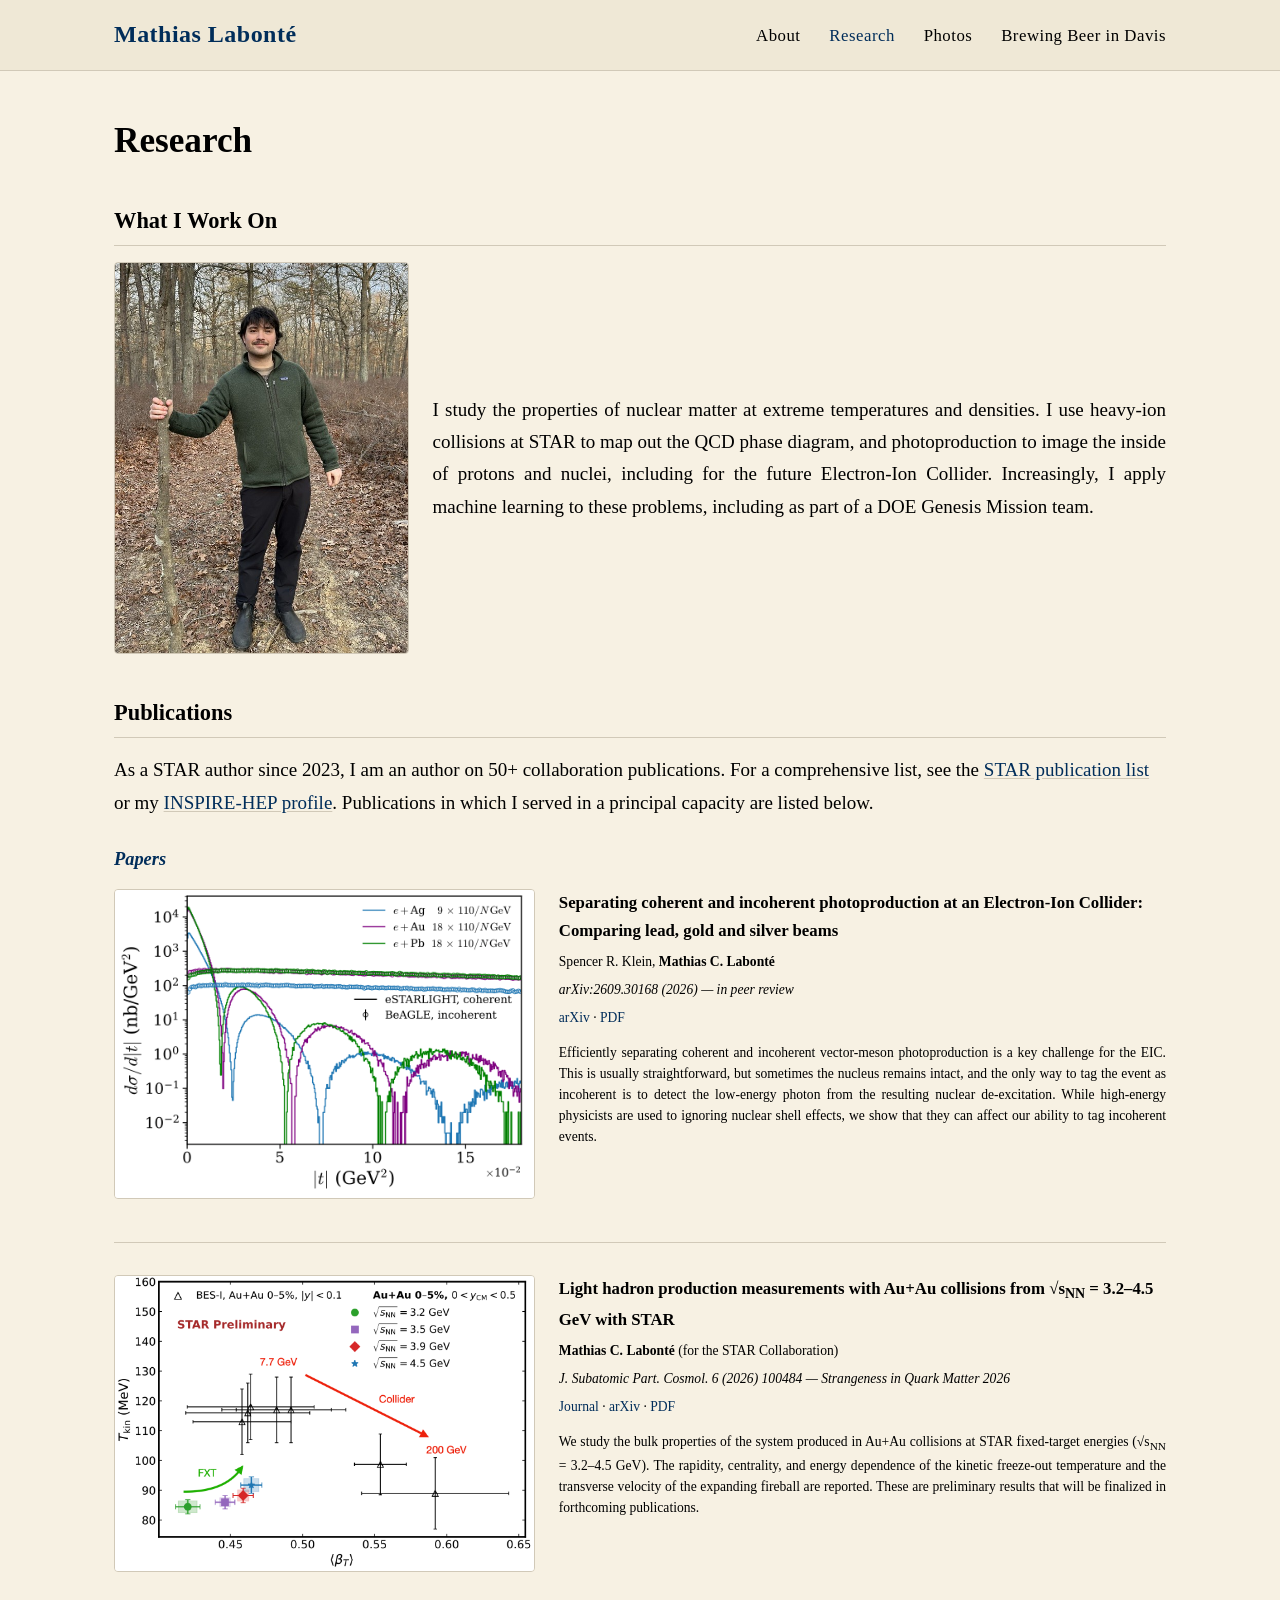
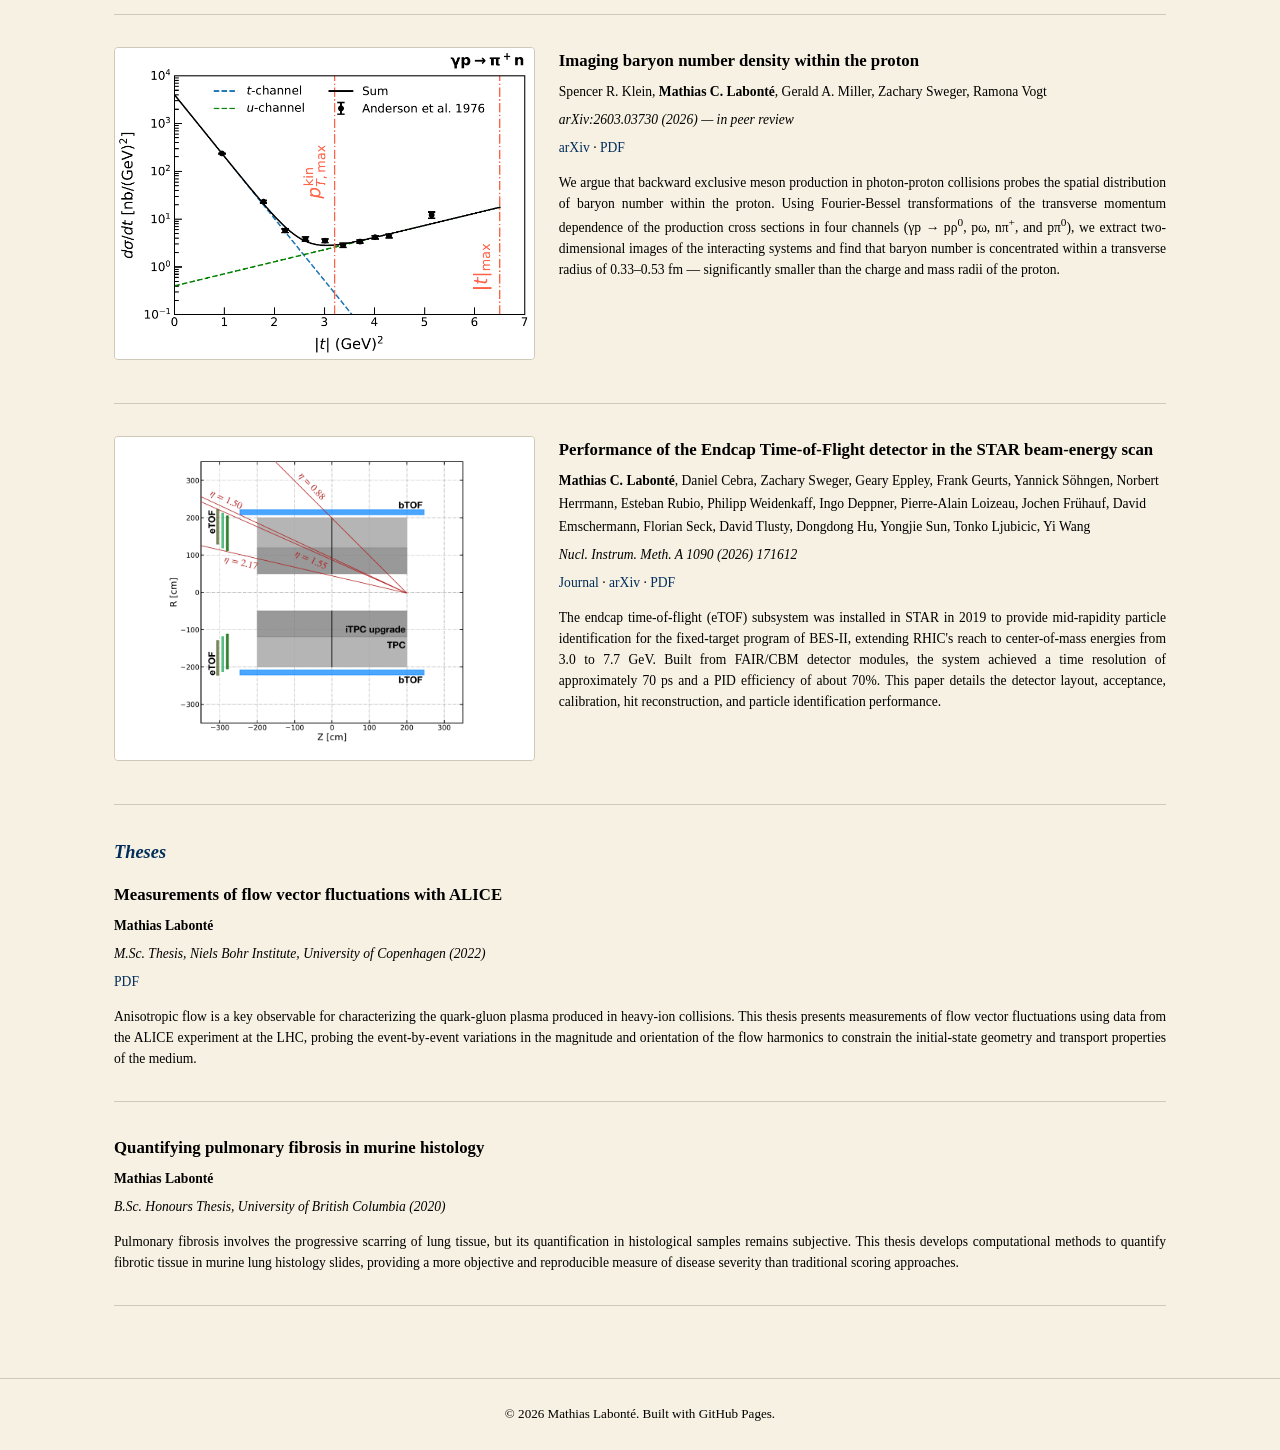
<file: research.html>
<!DOCTYPE html>
<html lang="en">
<head>
    <meta charset="UTF-8">
    <meta name="viewport" content="width=device-width, initial-scale=1.0">
    <title>Research — Mathias Labonté</title>
    <meta name="description" content="Research and publications of Mathias Labonté: heavy-ion collisions and the QCD phase diagram with STAR at RHIC, imaging baryon number in the proton, Electron-Ion Collider simulations, and detector instrumentation.">
    <meta name="author" content="Mathias Labonté">
    <meta name="theme-color" content="#f7f1e3">
    <meta property="og:type" content="website">
    <meta property="og:title" content="Research — Mathias Labonté">
    <meta property="og:description" content="Heavy-ion collisions with STAR at RHIC, baryon number imaging in the proton, Electron-Ion Collider studies, and detector instrumentation.">
    <link rel="canonical" href="https://mlabonte-physics.github.io/research.html">
    <meta property="og:url" content="https://mlabonte-physics.github.io/research.html">
    <meta property="og:image" content="https://mlabonte-physics.github.io/images/profile_web.jpg">
    <link rel="icon" href="favicon.svg" type="image/svg+xml">
    <link rel="stylesheet" href="style.css">
</head>
<body>
    <nav>
        <div class="nav-container">
            <a href="index.html" class="nav-name">Mathias Labonté</a>
            <button class="nav-toggle" aria-label="Toggle navigation" aria-expanded="false">&#9776;</button>
            <ul class="nav-links">
                <li><a href="index.html">About</a></li>
                <li><a href="research.html" class="active">Research</a></li>
                <li><a href="photos.html">Photos</a></li>
                <li><a href="brewing.html">Brewing Beer in Davis</a></li>
            </ul>
        </div>
    </nav>

    <main>
        <section class="page-header">
            <h1>Research</h1>
        </section>

        <section class="research-section">
            <h2>What I Work On</h2>

            <div class="research-area research-intro">
                <div class="research-photo"><img src="images/research_photo_crop.jpg" width="570" height="760" alt="Mathias Labonté"></div>
                <p>I study the properties of nuclear matter at extreme temperatures and densities. I use heavy-ion collisions at STAR to map out the QCD phase diagram, and photoproduction to image the inside of protons and nuclei, including for the future Electron-Ion Collider. Increasingly, I apply machine learning to these problems, including as part of a DOE Genesis Mission team.</p>
            </div>
        </section>

        <section class="publications-section" id="publications">
            <h2>Publications</h2>
            <p>
                As a STAR author since 2023, I am an author on 50+ collaboration publications.
                For a comprehensive list, see the
                <a href="https://www.star.bnl.gov/central/publications/" target="_blank" rel="noopener">STAR publication list</a>
                or my <a href="https://inspirehep.net/authors/3132270" target="_blank" rel="noopener">INSPIRE-HEP profile</a>.
                Publications in which I served in a principal capacity are listed below.
            </p>

            <h3 class="pub-group">Papers</h3>

            <div class="pub-card">
                <div class="pub-photo"><img src="images/pub_eic.png" alt="Coherent and incoherent J/psi photoproduction cross sections versus |t| for Ag, Au and Pb" loading="lazy"></div>
                <div class="pub-content">
                    <span class="pub-title">Separating coherent and incoherent photoproduction at an Electron-Ion Collider: Comparing lead, gold and silver beams</span>
                    <span class="pub-authors">Spencer R. Klein, <strong>Mathias C. Labonté</strong></span>
                    <span class="pub-journal">arXiv:2609.30168 (2026) — in peer review</span>
                    <span class="pub-links">
                        <a href="https://arxiv.org/abs/2609.30168" target="_blank" rel="noopener">arXiv</a> · <a href="https://arxiv.org/pdf/2609.30168" target="_blank" rel="noopener">PDF</a>
                    </span>
                    <p class="pub-description">Efficiently separating coherent and incoherent vector-meson photoproduction is a key challenge for the EIC. This is usually straightforward, but sometimes the nucleus remains intact, and the only way to tag the event as incoherent is to detect the low-energy photon from the resulting nuclear de-excitation. While high-energy physicists are used to ignoring nuclear shell effects, we show that they can affect our ability to tag incoherent events.</p>
                </div>
            </div>

            <div class="pub-card">
                <div class="pub-photo"><img src="images/pub_bulk.png" alt="Kinetic freeze-out temperature versus average radial flow velocity" loading="lazy"></div>
                <div class="pub-content">
                    <span class="pub-title">Light hadron production measurements with Au+Au collisions from &radic;s<sub>NN</sub> = 3.2–4.5 GeV with STAR</span>
                    <span class="pub-authors"><strong>Mathias C. Labonté</strong> (for the STAR Collaboration)</span>
                    <span class="pub-journal">J. Subatomic Part. Cosmol. 6 (2026) 100484 — Strangeness in Quark Matter 2026</span>
                    <span class="pub-links">
                        <a href="https://doi.org/10.1016/j.jspc.2026.100484" target="_blank" rel="noopener">Journal</a> · <a href="https://arxiv.org/abs/2607.22945" target="_blank" rel="noopener">arXiv</a> · <a href="https://arxiv.org/pdf/2607.22945" target="_blank" rel="noopener">PDF</a>
                    </span>
                    <p class="pub-description">We study the bulk properties of the system produced in Au+Au collisions at STAR fixed-target energies (&radic;s<sub>NN</sub> = 3.2–4.5 GeV). The rapidity, centrality, and energy dependence of the kinetic freeze-out temperature and the transverse velocity of the expanding fireball are reported. These are preliminary results that will be finalized in forthcoming publications.</p>
                </div>
            </div>

            <div class="pub-card">
                <div class="pub-photo"><img src="images/pub_baryon.png" alt="Baryon number density imaging" loading="lazy"></div>
                <div class="pub-content">
                    <span class="pub-title">Imaging baryon number density within the proton</span>
                    <span class="pub-authors">Spencer R. Klein, <strong>Mathias C. Labonté</strong>, Gerald A. Miller, Zachary Sweger, Ramona Vogt</span>
                    <span class="pub-journal">arXiv:2603.03730 (2026) — in peer review</span>
                    <span class="pub-links">
                        <a href="https://arxiv.org/abs/2603.03730" target="_blank" rel="noopener">arXiv</a> · <a href="https://arxiv.org/pdf/2603.03730" target="_blank" rel="noopener">PDF</a>
                    </span>
                    <p class="pub-description">We argue that backward exclusive meson production in photon-proton collisions probes the spatial distribution of baryon number within the proton. Using Fourier-Bessel transformations of the transverse momentum dependence of the production cross sections in four channels (&gamma;p &rarr; p&rho;<sup>0</sup>, p&omega;, n&pi;<sup>+</sup>, and p&pi;<sup>0</sup>), we extract two-dimensional images of the interacting systems and find that baryon number is concentrated within a transverse radius of 0.33–0.53 fm — significantly smaller than the charge and mass radii of the proton.</p>
                </div>
            </div>

            <div class="pub-card">
                <div class="pub-photo"><img src="images/pub_etof.png" alt="Endcap Time-of-Flight detector" loading="lazy"></div>
                <div class="pub-content">
                    <span class="pub-title">Performance of the Endcap Time-of-Flight detector in the STAR beam-energy scan</span>
                    <span class="pub-authors"><strong>Mathias C. Labonté</strong>, Daniel Cebra, Zachary Sweger, Geary Eppley, Frank Geurts, Yannick Söhngen, Norbert Herrmann, Esteban Rubio, Philipp Weidenkaff, Ingo Deppner, Pierre-Alain Loizeau, Jochen Frühauf, David Emschermann, Florian Seck, David Tlusty, Dongdong Hu, Yongjie Sun, Tonko Ljubicic, Yi Wang</span>
                    <span class="pub-journal">Nucl. Instrum. Meth. A 1090 (2026) 171612</span>
                    <span class="pub-links">
                        <a href="https://doi.org/10.1016/j.nima.2026.171612" target="_blank" rel="noopener">Journal</a> · <a href="https://arxiv.org/abs/2602.16828" target="_blank" rel="noopener">arXiv</a> · <a href="https://arxiv.org/pdf/2602.16828" target="_blank" rel="noopener">PDF</a>
                    </span>
                    <p class="pub-description">The endcap time-of-flight (eTOF) subsystem was installed in STAR in 2019 to provide mid-rapidity particle identification for the fixed-target program of BES-II, extending RHIC's reach to center-of-mass energies from 3.0 to 7.7 GeV. Built from FAIR/CBM detector modules, the system achieved a time resolution of approximately 70 ps and a PID efficiency of about 70%. This paper details the detector layout, acceptance, calibration, hit reconstruction, and particle identification performance.</p>
                </div>
            </div>

            <h3 class="pub-group">Theses</h3>

            <div class="pub-card">
                <div class="pub-content">
                    <span class="pub-title">Measurements of flow vector fluctuations with ALICE</span>
                    <span class="pub-authors"><strong>Mathias Labonté</strong></span>
                    <span class="pub-journal">M.Sc. Thesis, Niels Bohr Institute, University of Copenhagen (2022)</span>
                    <span class="pub-links">
                        <a href="https://nbi.ku.dk/english/theses/masters-theses/mathias-labonte/Mathias_Labonte.pdf" target="_blank" rel="noopener">PDF</a>
                    </span>
                    <p class="pub-description">Anisotropic flow is a key observable for characterizing the quark-gluon plasma produced in heavy-ion collisions. This thesis presents measurements of flow vector fluctuations using data from the ALICE experiment at the LHC, probing the event-by-event variations in the magnitude and orientation of the flow harmonics to constrain the initial-state geometry and transport properties of the medium.</p>
                </div>
            </div>

            <div class="pub-card">
                <div class="pub-content">
                    <span class="pub-title">Quantifying pulmonary fibrosis in murine histology</span>
                    <span class="pub-authors"><strong>Mathias Labonté</strong></span>
                    <span class="pub-journal">B.Sc. Honours Thesis, University of British Columbia (2020)</span>
                    <p class="pub-description">Pulmonary fibrosis involves the progressive scarring of lung tissue, but its quantification in histological samples remains subjective. This thesis develops computational methods to quantify fibrotic tissue in murine lung histology slides, providing a more objective and reproducible measure of disease severity than traditional scoring approaches.</p>
                </div>
            </div>
        </section>
    </main>

    <footer>
        <p>&copy; 2026 Mathias Labonté. Built with GitHub Pages.</p>
    </footer>

    <script src="script.js"></script>
</body>
</html>
</file>
<file: style.css>
/* ========================================
   Academic Theme — Mathias Labonté
   ======================================== */

:root {
    --bg-primary: #f7f1e3;
    --bg-secondary: #efe8d6;
    --bg-card: #e6ddcb;
    --text-primary: #000000;
    --text-secondary: #000000;
    --accent: #002d5a;
    --accent-hover: #12416f;
    --border: #d1c9b8;
    --font-body: 'Times New Roman', Times, serif;
    --font-heading: 'Times New Roman', Times, serif;
    --font-mono: 'Courier New', monospace;
    --max-width: 1100px;
}

/* Reset */
*, *::before, *::after {
    margin: 0;
    padding: 0;
    box-sizing: border-box;
}

html {
    scroll-behavior: smooth;
}

body {
    font-family: var(--font-body);
    background: var(--bg-primary);
    color: #000000;
    line-height: 1.7;
    font-size: 19px;
    min-height: 100vh;
    display: flex;
    flex-direction: column;
}

/* ---- Links ---- */

main a {
    color: var(--accent);
    text-decoration: underline;
    text-decoration-color: var(--border);
    text-underline-offset: 2px;
    transition: text-decoration-color 0.2s;
}

main a:hover {
    text-decoration-color: var(--accent);
}

/* ---- Navigation ---- */

nav {
    background: var(--bg-secondary);
    border-bottom: 1px solid var(--border);
    position: sticky;
    top: 0;
    z-index: 100;
}

.nav-container {
    max-width: var(--max-width);
    margin: 0 auto;
    padding: 0.9rem 1.5rem;
    display: flex;
    justify-content: space-between;
    align-items: center;
}

.nav-name {
    font-family: var(--font-heading);
    font-size: 1.5rem;
    font-weight: 700;
    color: var(--accent);
    text-decoration: none;
    letter-spacing: 0.02em;
}

.nav-toggle {
    display: none;
    background: none;
    border: none;
    color: var(--text-primary);
    font-size: 1.4rem;
    cursor: pointer;
}

.nav-links {
    list-style: none;
    display: flex;
    gap: 1.8rem;
}

.nav-links a {
    color: var(--text-secondary);
    text-decoration: none;
    font-size: 1.05rem;
    letter-spacing: 0.03em;
    transition: color 0.2s;
}

.nav-links a:hover,
.nav-links a.active {
    color: var(--accent);
}

/* ---- Main Content ---- */

main {
    max-width: var(--max-width);
    margin: 0 auto;
    padding: 2.5rem 1.5rem;
    flex: 1;
    width: 100%;
}

/* ---- Hero (About page) ---- */

.hero-content {
    display: flex;
    gap: 2.5rem;
    align-items: flex-start;
}

.hero-photo {
    flex-shrink: 0;
}

.profile-photo {
    width: 280px;
    height: 350px;
    object-fit: cover;
    object-position: 90% 20%;
    border: 1px solid var(--border);
    border-radius: 6px;
}

.photo-placeholder {
    width: 180px;
    height: 220px;
    background: var(--bg-card);
    border: 1px solid var(--border);
    border-radius: 6px;
    display: flex;
    align-items: center;
    justify-content: center;
    color: var(--text-secondary);
    font-size: 0.85rem;
}

.photo-placeholder.landscape {
    width: 100%;
    height: 200px;
}

h1 {
    font-family: var(--font-heading);
    font-size: 2.6rem;
    font-weight: 700;
    margin-bottom: 0.3rem;
    color: var(--text-primary);
}

.subtitle {
    font-size: 1.35rem;
    color: var(--accent);
    margin-bottom: 0.15rem;
}

.affiliation {
    font-size: 1.15rem;
    color: var(--text-secondary);
    margin-bottom: 1.2rem;
}

.bio {
    margin-bottom: 1.2rem;
    color: var(--text-secondary);
    line-height: 1.75;
    text-align: justify;
}

.contact-links {
    display: flex;
    gap: 1.2rem;
    flex-wrap: wrap;
}

.contact-links a {
    color: var(--accent);
    text-decoration: none !important;
    font-size: 1rem;
    border: 1px solid var(--border);
    padding: 0.35rem 0.85rem;
    border-radius: 4px;
    transition: all 0.2s;
}

.contact-links a:hover {
    background: var(--accent);
    color: var(--bg-primary);
    border-color: var(--accent);
}

/* ---- Recent News ---- */

.recent-news {
    margin-top: 3rem;
}

.recent-news h2 {
    font-size: 1.5rem;
    margin-bottom: 1rem;
    padding-bottom: 0.4rem;
    border-bottom: 1px solid var(--border);
}

.news-year {
    font-size: 1.05rem;
    font-weight: 600;
    color: var(--accent);
    margin-top: 1.4rem;
    margin-bottom: 0.4rem;
    letter-spacing: 0.05em;
}

.news-list {
    list-style: none;
}

.news-list li {
    padding: 0.6rem 0;
    color: var(--text-secondary);
    font-size: 1.05rem;
    border-bottom: 1px solid var(--border);
}

.news-date {
    color: var(--accent);
    font-weight: 600;
    font-size: 1rem;
}

/* ---- Page Headers ---- */

.page-header {
    margin-bottom: 2rem;
}

.page-header h1 {
    font-size: 2.2rem;
    margin-bottom: 0.5rem;
}

/* ---- Publications ---- */

.publications-section h2 {
    font-size: 1.4rem;
    color: var(--text-primary);
    margin-top: 2rem;
    margin-bottom: 1rem;
    padding-bottom: 0.3rem;
    border-bottom: 1px solid var(--border);
}

.publications-section .pub-group {
    font-size: 1.15rem;
    color: var(--accent);
    margin-top: 1.6rem;
    margin-bottom: 0.8rem;
    font-style: italic;
}

.research-section {
    margin-bottom: 2.5rem;
}

.research-section h2 {
    font-size: 1.4rem;
    color: var(--text-primary);
    margin-bottom: 1rem;
    padding-bottom: 0.3rem;
    border-bottom: 1px solid var(--border);
}

.research-area {
    margin-bottom: 1.6rem;
}

.research-area h3 {
    font-size: 1.15rem;
    color: var(--text-primary);
    margin-bottom: 0.4rem;
}

.research-area p {
    color: var(--text-secondary);
    line-height: 1.7;
    text-align: justify;
}

.pub-note {
    color: var(--text-secondary);
    font-size: 0.95rem;
    font-style: italic;
    margin-bottom: 1rem;
}

.pub-note a,
.publications-section > p a {
    color: var(--accent);
}

.pub-card {
    display: flex;
    gap: 1.5rem;
    margin-bottom: 2rem;
    padding-bottom: 2rem;
    border-bottom: 1px solid var(--border);
}

.pub-photo {
    flex-shrink: 0;
    width: 40%;
    max-width: 525px;
}

.pub-photo img {
    width: 100%;
    border-radius: 4px;
    border: 1px solid var(--border);
}

.pub-content {
    display: flex;
    flex-direction: column;
    gap: 0.3rem;
}

.pub-description {
    margin-top: 0.5rem;
    line-height: 1.7;
    text-align: justify;
}

.pub-list {
    padding-left: 1.5rem;
}

.pub-item {
    margin-bottom: 1.5rem;
    line-height: 1.6;
}

.pub-title {
    font-weight: 600;
    font-size: 1.15rem;
    color: var(--text-primary);
}

.pub-authors {
    font-size: 0.95rem;
    color: var(--text-secondary);
}

.pub-journal {
    font-style: italic;
    font-size: 0.95rem;
    color: var(--text-secondary);
}

.pub-links {
    font-size: 0.95rem;
}

.pub-links a {
    color: var(--accent);
    text-decoration: none;
}

.pub-links a:hover {
    text-decoration: underline;
}

/* ---- CV ---- */

.cv-download {
    margin-top: 0.5rem;
}

.btn {
    display: inline-block;
    color: var(--accent);
    border: 1px solid var(--accent);
    padding: 0.45rem 1.1rem;
    border-radius: 4px;
    text-decoration: none !important;
    font-size: 0.9rem;
    transition: all 0.2s;
}

.btn:hover {
    background: var(--accent);
    color: var(--bg-primary);
}

.cv-section {
    margin-bottom: 2rem;
}

.cv-section h2 {
    font-size: 1.2rem;
    color: var(--accent);
    margin-bottom: 1rem;
    padding-bottom: 0.3rem;
    border-bottom: 1px solid var(--border);
}

.cv-entry {
    display: flex;
    gap: 1.5rem;
    margin-bottom: 1.2rem;
}

.cv-date {
    flex-shrink: 0;
    width: 130px;
    color: var(--text-secondary);
    font-size: 0.9rem;
    padding-top: 0.1rem;
}

.cv-details {
    color: var(--text-secondary);
    line-height: 1.6;
}

.cv-details strong {
    color: var(--text-primary);
}

.cv-details ul {
    margin-top: 0.4rem;
    padding-left: 1.3rem;
    list-style: disc;
}

.cv-details ul li {
    margin-bottom: 0.2rem;
}

/* ---- Teaching ---- */

.teaching-section {
    margin-bottom: 2rem;
}

.teaching-section h2 {
    font-size: 1.2rem;
    color: var(--accent);
    margin-bottom: 1rem;
    padding-bottom: 0.3rem;
    border-bottom: 1px solid var(--border);
}

.teaching-section p {
    color: var(--text-secondary);
}

.teaching-entry {
    display: flex;
    gap: 1.5rem;
    margin-bottom: 1.2rem;
}

.teaching-date {
    flex-shrink: 0;
    width: 130px;
    color: var(--text-secondary);
    font-size: 0.9rem;
}

.teaching-details {
    color: var(--text-secondary);
    line-height: 1.6;
}

.teaching-details strong {
    color: var(--text-primary);
}

/* ---- Photos / Gallery ---- */

.gallery-category {
    margin-bottom: 2.5rem;
}

.gallery-category h2 {
    font-size: 1.2rem;
    color: var(--accent);
    margin-bottom: 1rem;
    padding-bottom: 0.3rem;
    border-bottom: 1px solid var(--border);
}

.gallery-grid {
    column-width: 470px;
    column-gap: 1.8rem;
}

.gallery-item {
    break-inside: avoid;
    margin-bottom: 1.8rem;
    display: inline-block;
    width: 100%;
}

.gallery-item img {
    width: 100%;
    height: auto;
    display: block;
    border: 1px solid var(--border);
    border-radius: 4px;
}

.gallery-caption {
    padding: 0.5rem 0.1rem 0;
    font-size: 1.2rem;
    color: var(--text-secondary);
    font-style: italic;
}

/* ---- Lightbox ---- */

.lb-overlay {
    display: none;
    position: fixed;
    inset: 0;
    z-index: 1000;
    background: rgba(20, 15, 8, 0.92);
    align-items: center;
    justify-content: center;
}

.lb-overlay.open {
    display: flex;
}

.lb-figure {
    max-width: 92vw;
    max-height: 92vh;
    display: flex;
    flex-direction: column;
    align-items: center;
    gap: 0.6rem;
}

.lb-img {
    max-width: 92vw;
    max-height: 84vh;
    object-fit: contain;
    border-radius: 4px;
    box-shadow: 0 10px 40px rgba(0, 0, 0, 0.6);
}

.lb-caption {
    color: var(--bg-primary);
    font-style: italic;
    font-size: 1.05rem;
    text-align: center;
    padding: 0 1rem;
}

.lb-close,
.lb-prev,
.lb-next {
    position: absolute;
    background: none;
    border: none;
    color: var(--bg-primary);
    font-family: var(--font-body);
    cursor: pointer;
    line-height: 1;
    opacity: 0.8;
    transition: opacity 0.2s;
}

.lb-close:hover,
.lb-prev:hover,
.lb-next:hover {
    opacity: 1;
}

.lb-close {
    top: 0.6rem;
    right: 1rem;
    font-size: 2.6rem;
}

.lb-prev,
.lb-next {
    top: 50%;
    transform: translateY(-50%);
    font-size: 3.5rem;
    padding: 0 1rem;
}

.lb-prev { left: 0; }
.lb-next { right: 0; }

.gallery-item a {
    display: block;
    cursor: zoom-in;
    text-decoration: none;
}

/* ---- Footer ---- */

footer {
    border-top: 1px solid var(--border);
    padding: 1.5rem;
    text-align: center;
    font-size: 0.82rem;
    color: var(--text-secondary);
}

/* ---- Responsive ---- */

@media (max-width: 640px) {
    .nav-toggle {
        display: block;
    }

    .nav-links {
        display: none;
        flex-direction: column;
        position: absolute;
        top: 100%;
        left: 0;
        right: 0;
        background: var(--bg-secondary);
        border-bottom: 1px solid var(--border);
        padding: 1rem 1.5rem;
        gap: 0.8rem;
    }

    .nav-links.open {
        display: flex;
    }

    .hero-content {
        flex-direction: column;
        align-items: center;
        text-align: center;
    }

    .contact-links {
        justify-content: center;
    }

    .pub-card {
        flex-direction: column;
    }

    .pub-photo {
        width: 100%;
    }

    .cv-entry,
    .teaching-entry {
        flex-direction: column;
        gap: 0.3rem;
    }

    .cv-date,
    .teaching-date {
        width: auto;
        font-weight: 600;
    }

    .gallery-grid {
        column-width: auto;
        column-count: 1;
    }

    .lb-prev,
    .lb-next {
        font-size: 2.6rem;
        padding: 0 0.4rem;
    }
}


/* Compact publication text so it lines up with the figure */
.pub-title { font-size: 1.05rem; }
.pub-authors, .pub-journal, .pub-links { font-size: 0.85rem; }
.pub-description { font-size: 0.85rem; line-height: 1.55; }

/* ---- Brewing page ---- */
.brew-intro {
    margin-bottom: 1.8rem;
}

.label-grid {
    column-width: 260px;
}

.gallery-item-small img {
    max-width: 360px;
}

/* Photos page: let the gallery extend beyond the text column */
.gallery-wide {
    --gw: max(100%, min(1200px, calc(100vw - 10rem)));
    width: var(--gw);
    margin-left: calc((100% - var(--gw)) / 2);
}

/* Research intro with photo */
.research-intro {
    display: flex;
    gap: 1.5rem;
    align-items: center;
}

.research-photo {
    flex-shrink: 0;
    width: 28%;
    max-width: 320px;
}

.research-photo img {
    width: 100%;
    height: auto;
    display: block;
    border-radius: 4px;
    border: 1px solid var(--border);
}

@media (max-width: 640px) {
    .research-intro {
        flex-direction: column;
    }
    .research-photo {
        width: 100%;
    }
}
</file>
